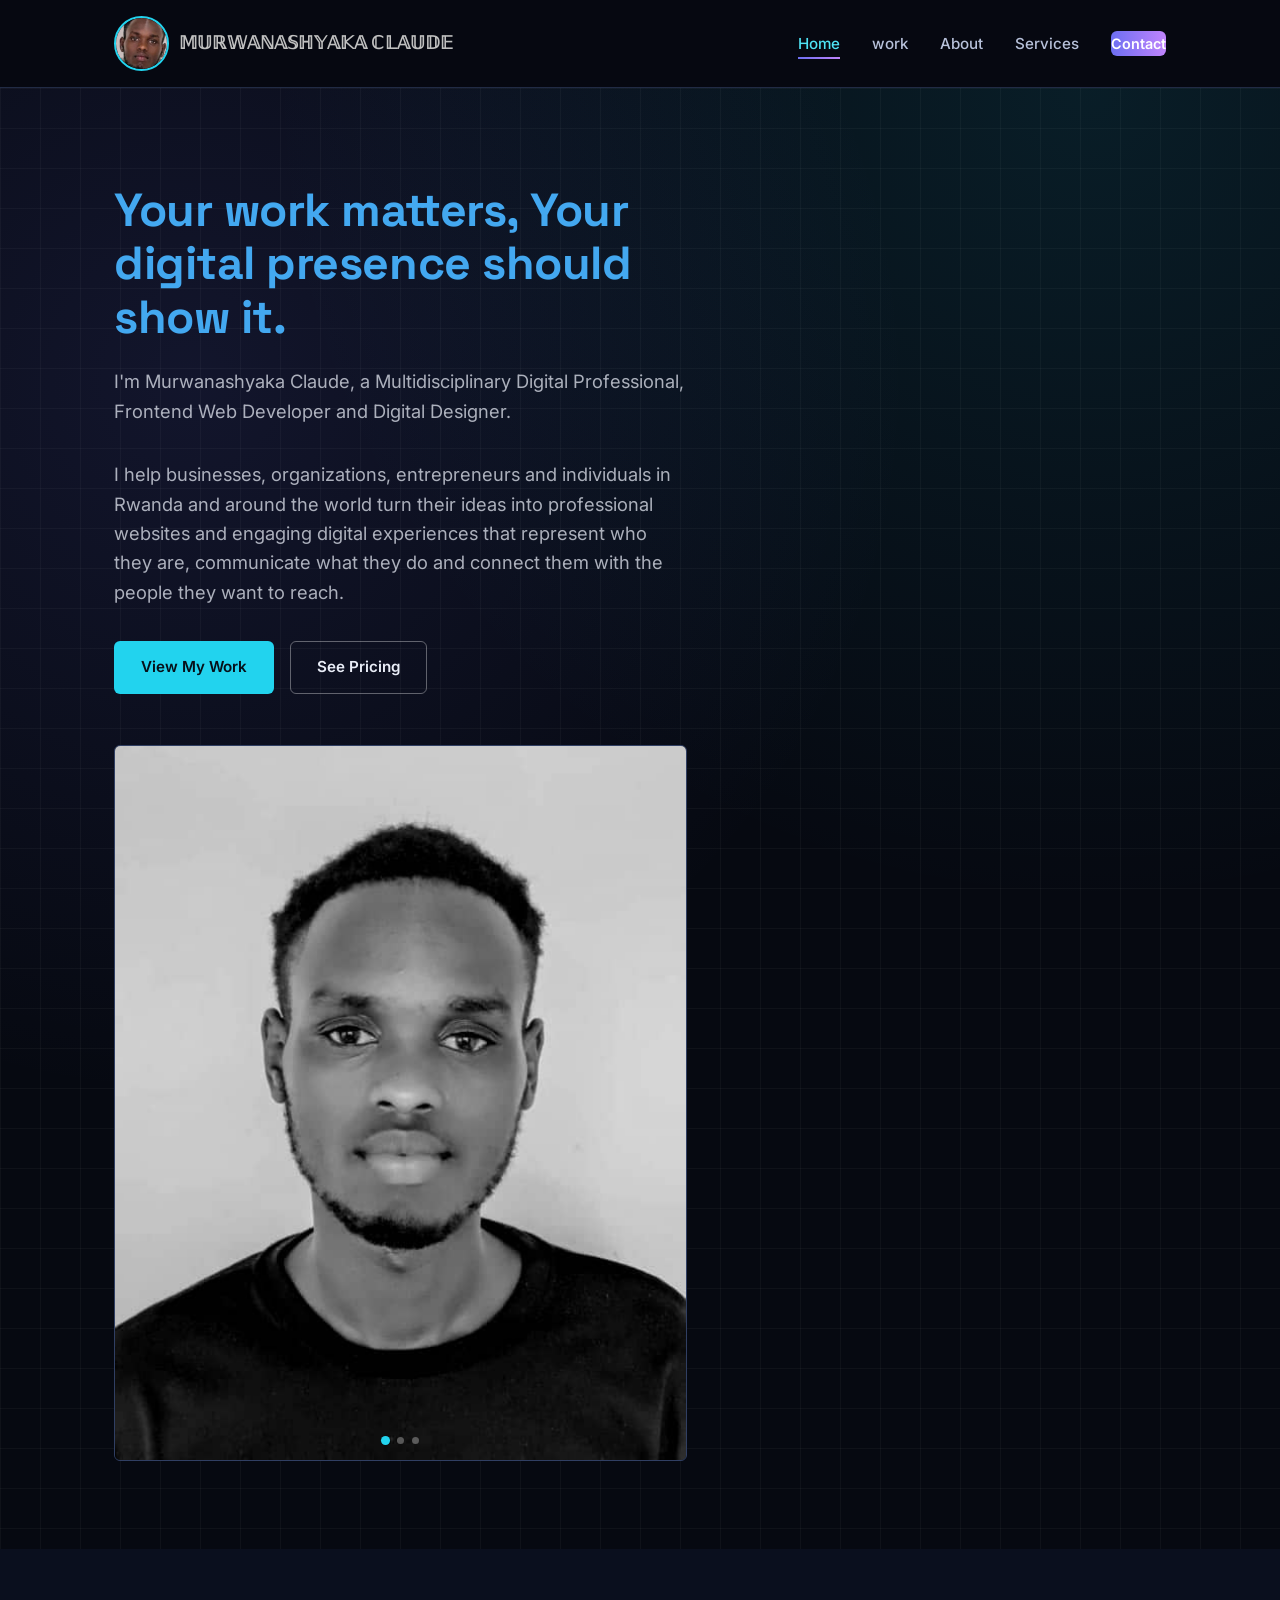
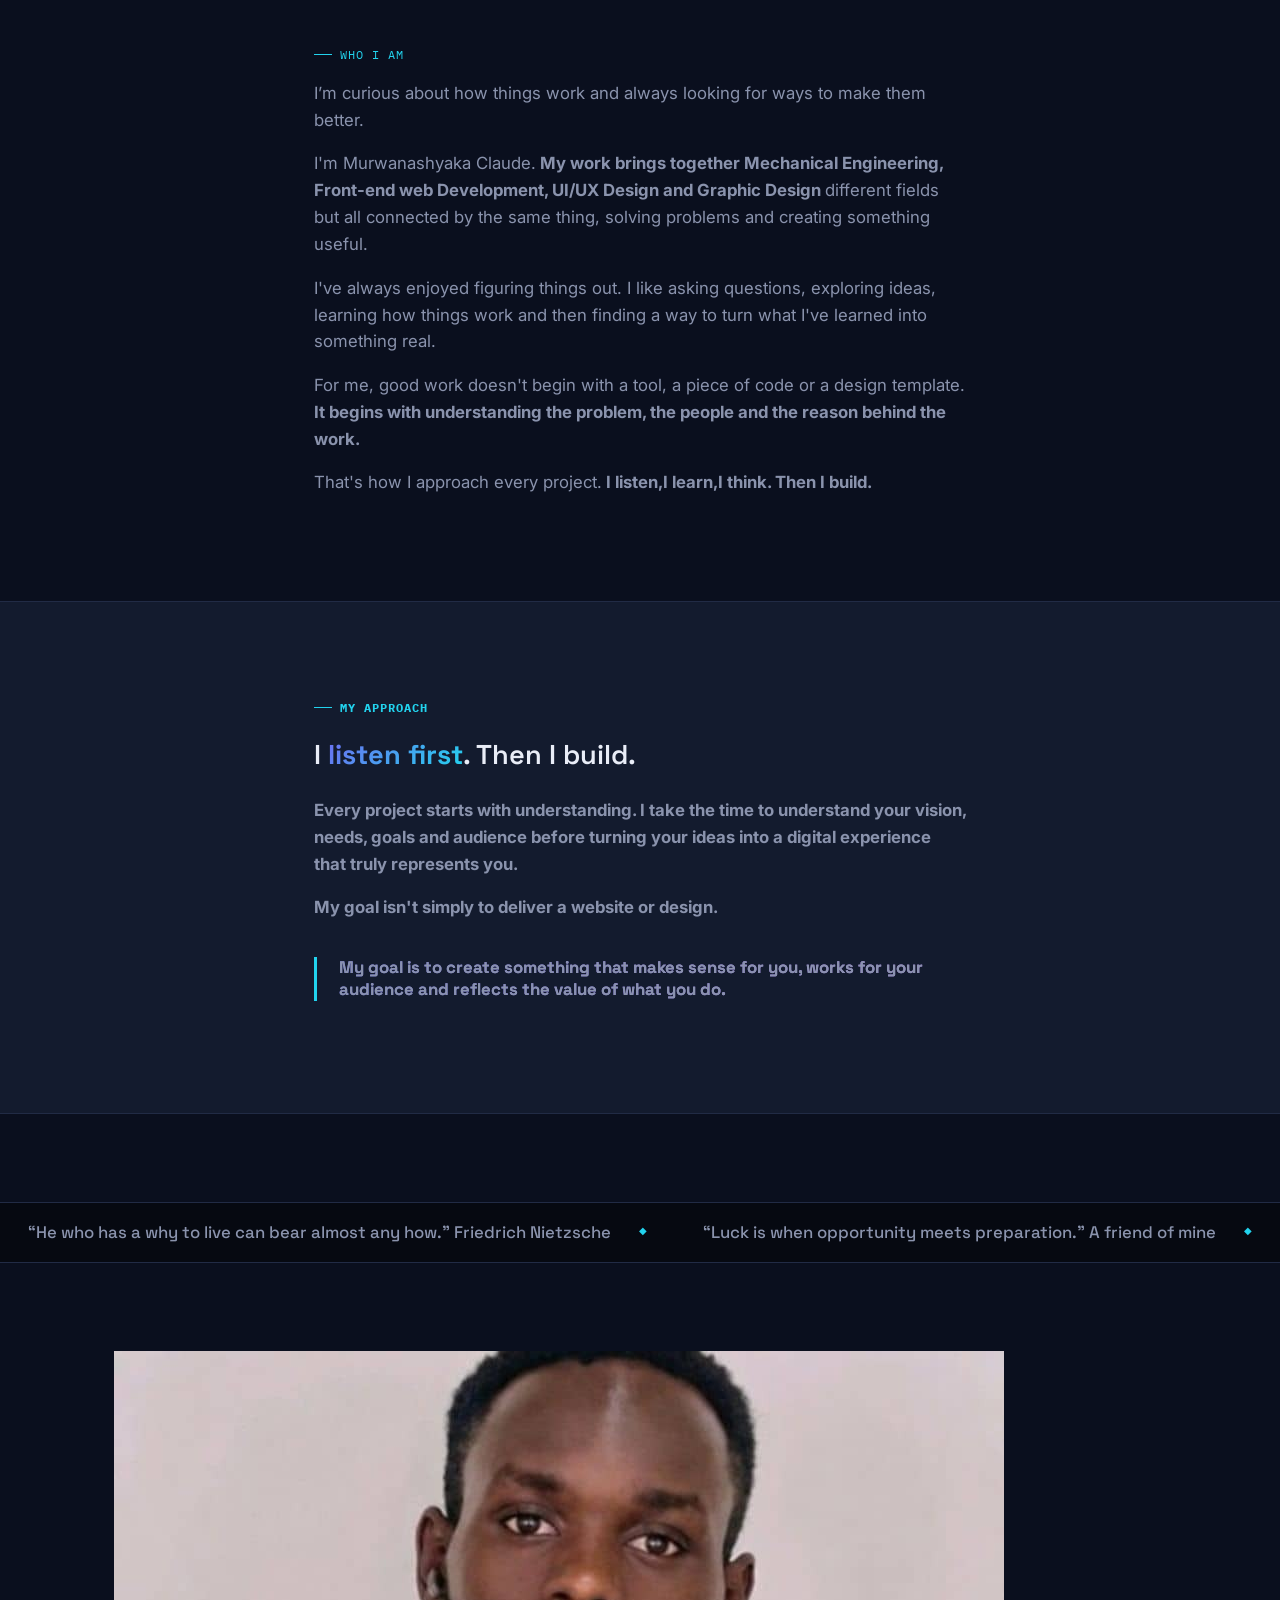
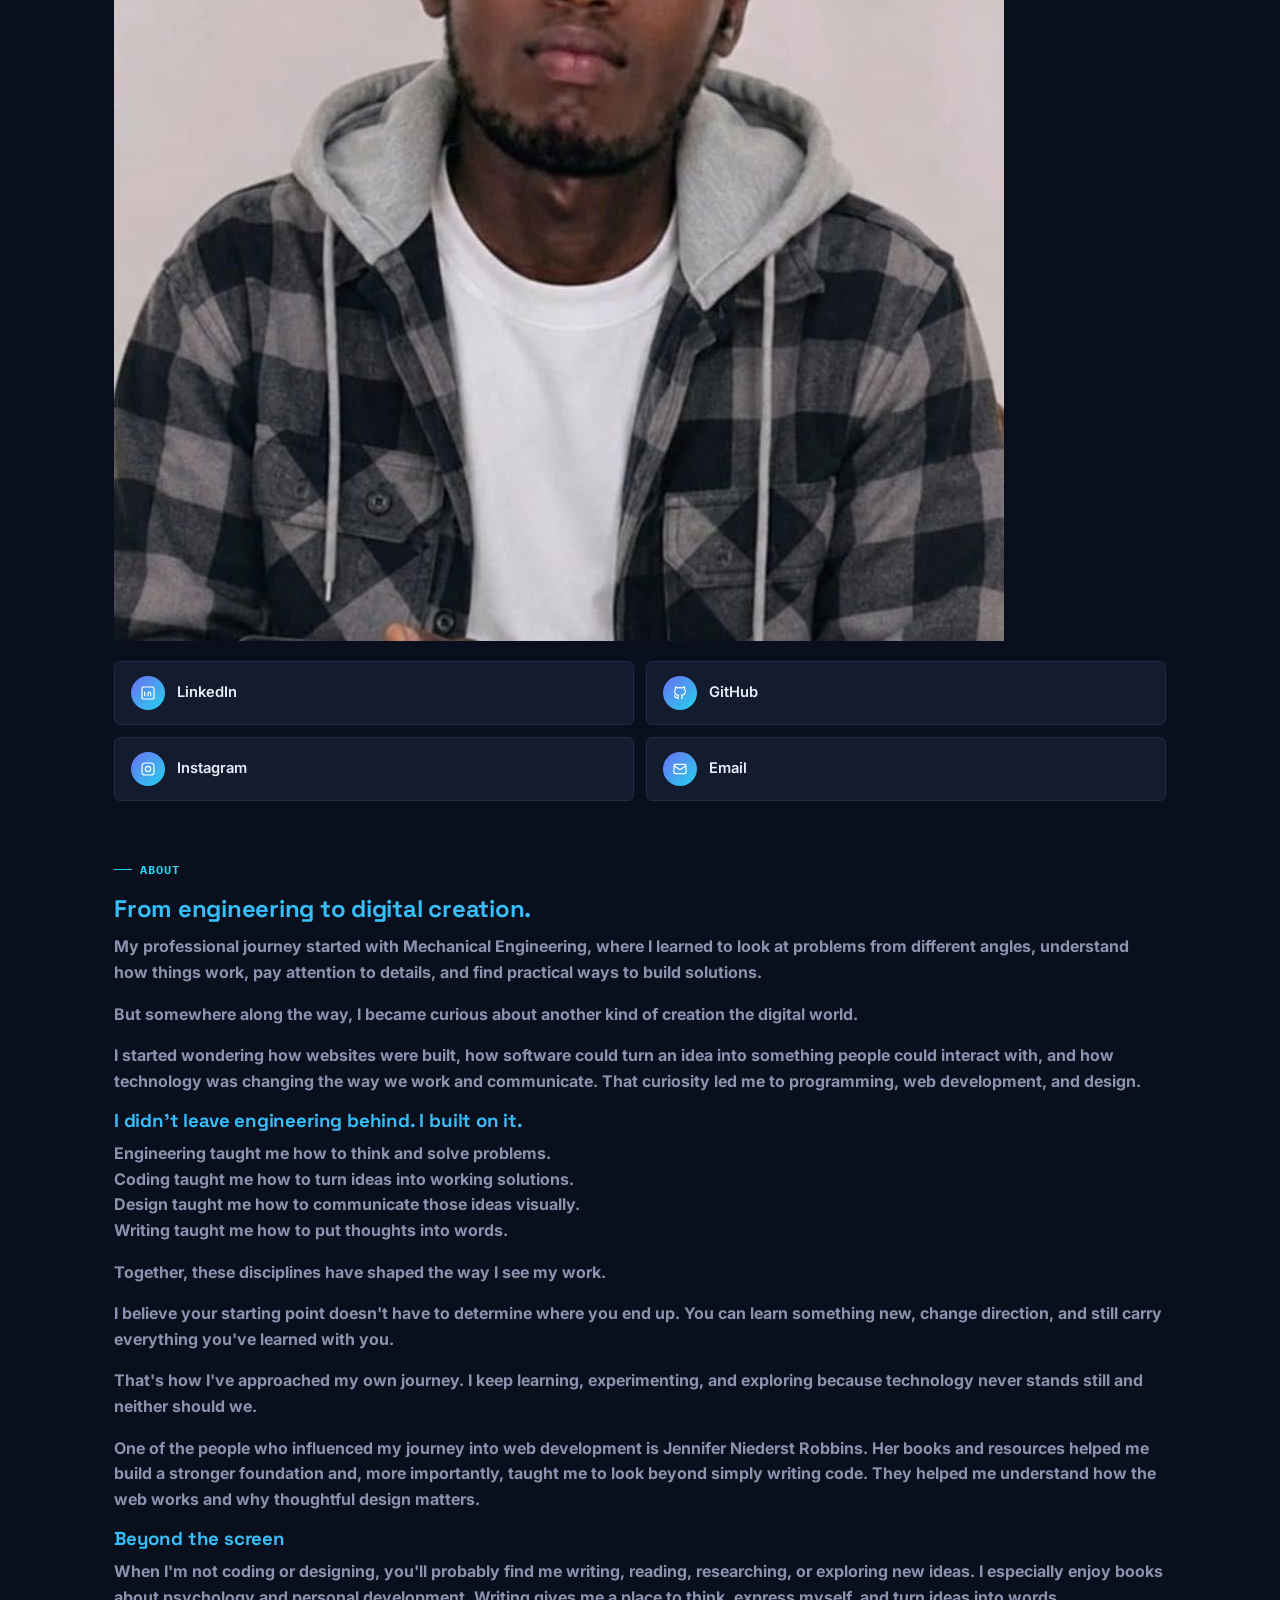
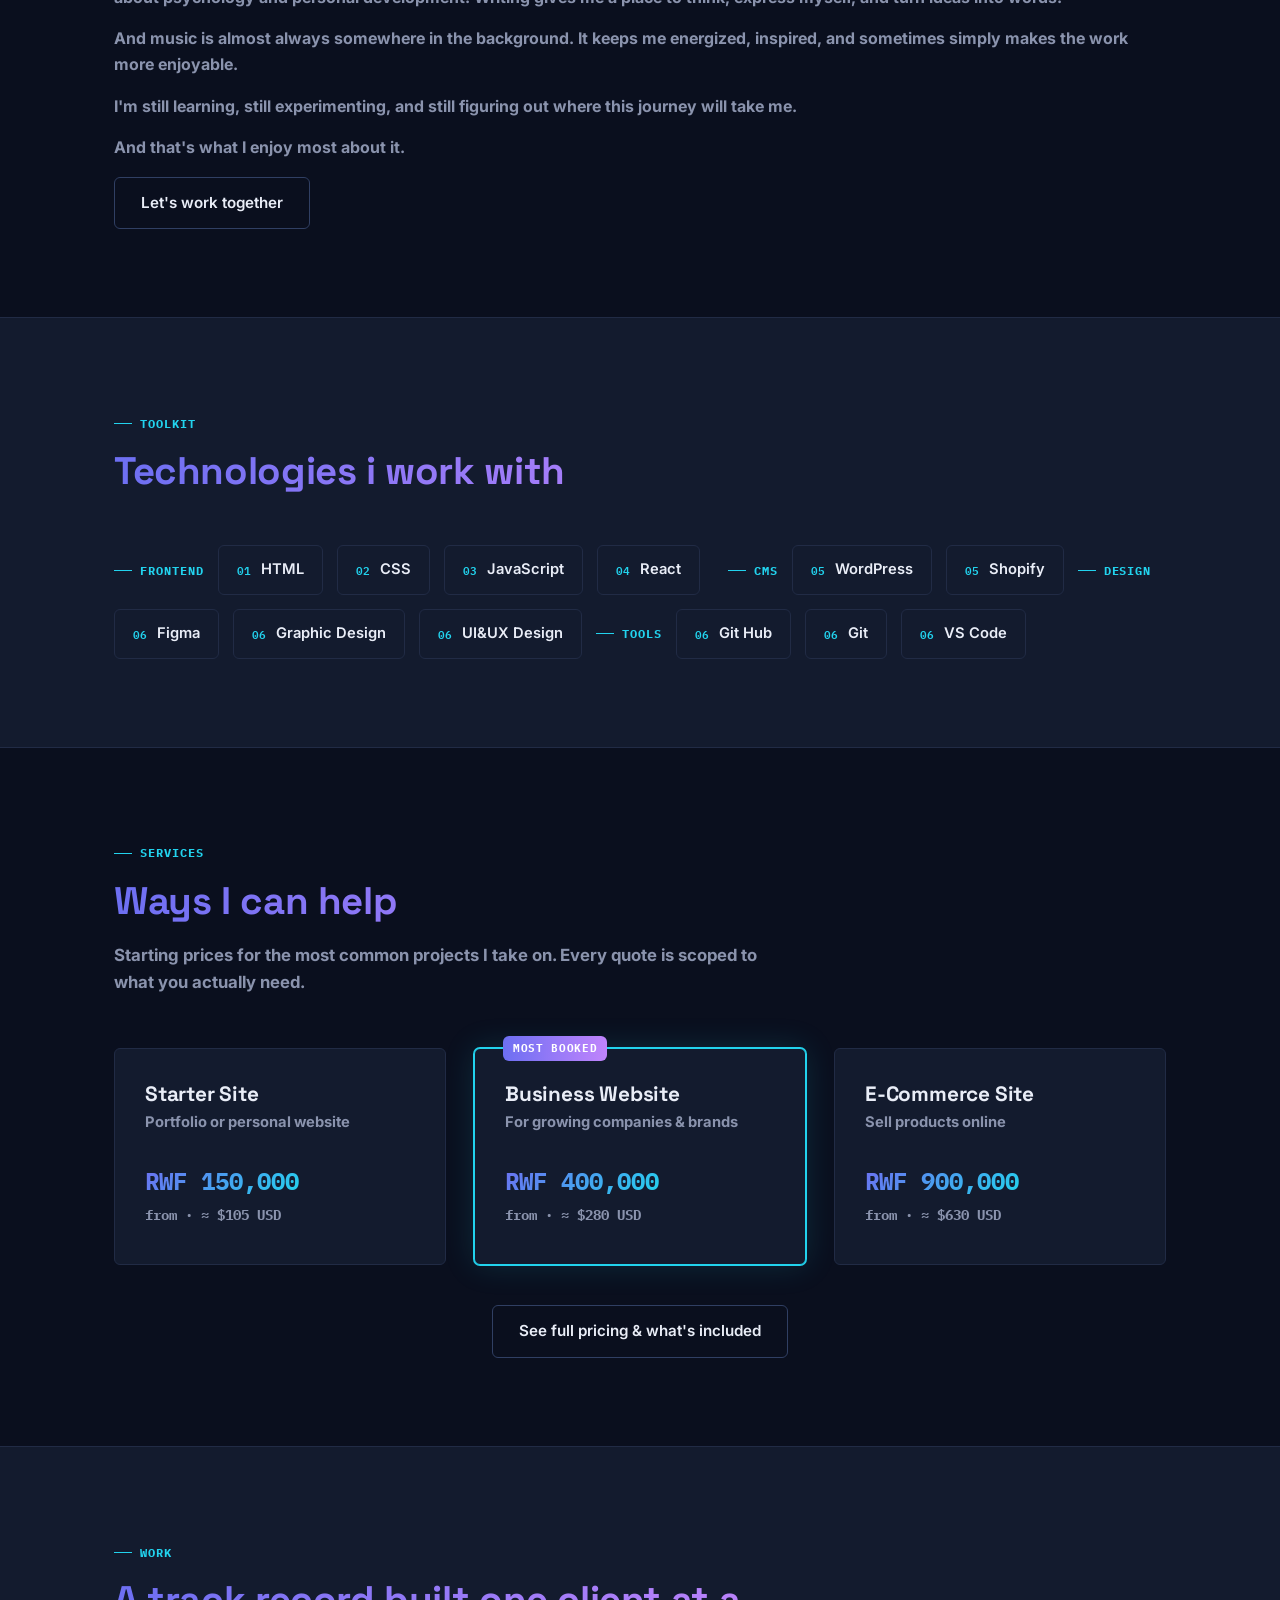
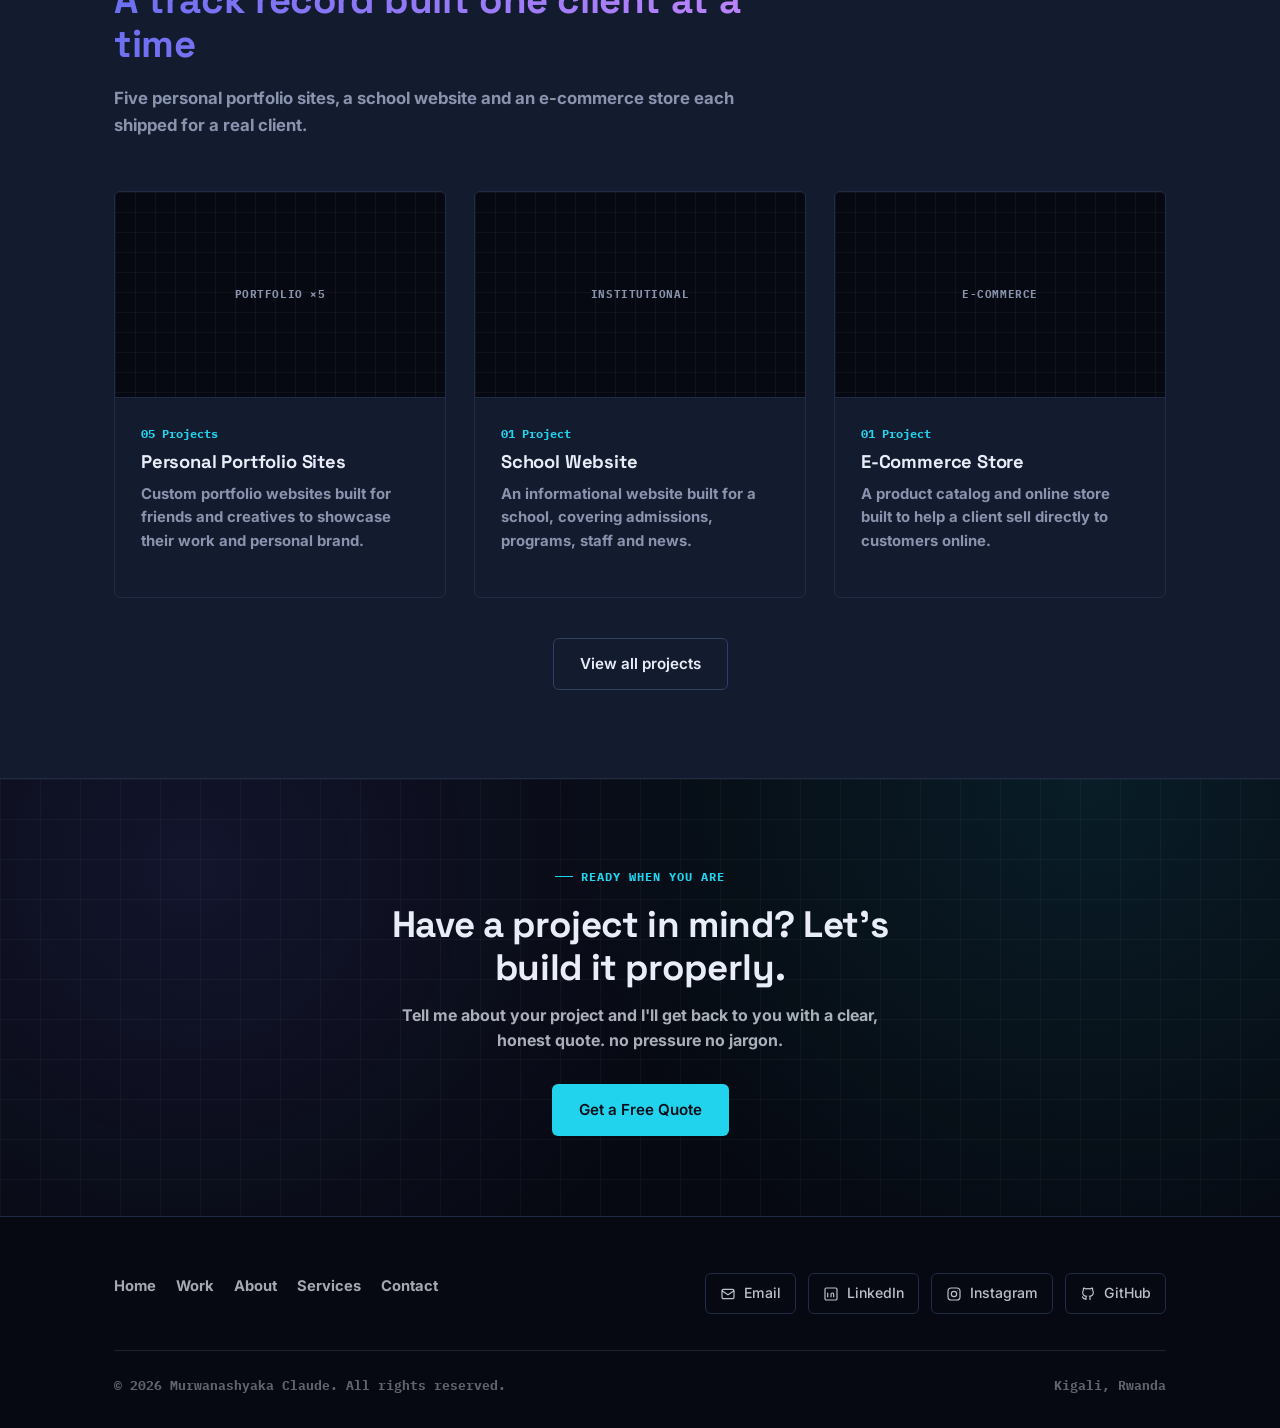
<file: index.html>
<!DOCTYPE html>
<html lang="en">
<head>
<meta charset="UTF-8">
  <meta name="viewport" content="width=device-width, initial-scale=1">
<title>Murwanashyaka Claude  Frontend Developer &amp; Digital Designer, Kigali</title>
<meta name="description" content="Murwanashyaka Claude  Mechanical Engineer turned Frontend Developer, Graphic Designer and Writer in Kigali, Rwanda. I build modern, responsive websites for businesses, entrepreneurs and individuals.">
<meta name="keywords" content="Murwanashyaka Claude, Shyaka Claude, frontend developer Rwanda, web developer Kigali,UI/UX Design Rwanda, graphic designer Kigali, mechanical engineer Rwanda, freelance web developer Rwanda, website design Kigali">
<meta name="author" content="Murwanashyaka Claude">
<meta name="google-site-verification" content="mobcPl85EOFIv4ufZdGDvR6swErHngpvnDBFh15YKbc">
<link rel="canonical" href="https://m-claude.vercel.app/">
<meta name="robots" content="index, follow">

<!-- Open Graph -->
<meta property="og:type" content="website">
<meta property="og:site_name" content="Murwanashyaka Claude">
<meta property="og:title" content="Murwanashyaka Claude — Frontend Developer & Digital Designer, Kigali">
<meta property="og:description" content="Murwanashyaka Claude — Mechanical Engineer turned Frontend Developer, Graphic Designer and Writer in Kigali, Rwanda. I build modern, responsive websites for businesses, entrepreneurs and individuals.">
<meta property="og:url" content="https://m-claude.vercel.app/">
<meta property="og:image" content="https://m-claude.vercel.app/assets/headshot-about.jpg">
<meta property="og:locale" content="en_US">

<!-- Twitter Card -->
<meta name="twitter:card" content="summary_large_image">
<meta name="twitter:title" content="Murwanashyaka Claude — Frontend Developer & Digital Designer, Kigali">
<meta name="twitter:description" content="Murwanashyaka Claude Mechanical Engineer turned Frontend Developer, Graphic Designer and Writer in Kigali, Rwanda. I build modern, responsive websites for businesses, entrepreneurs and individuals.">
<meta name="twitter:image" content="https://m-claude.vercel.app/assets/headshot-about.jpg">
<link rel="preconnect" href="https://fonts.googleapis.com">
<link href="https://fonts.googleapis.com/css2?family=Space+Grotesk:wght@500;600;700&family=Inter:wght@400;500;600;700&family=IBM+Plex+Mono:wght@400;500&display=swap" rel="stylesheet">
<link rel="stylesheet" href="css/styles.css">
<script defer src="https://cdn.vercel-insights.com/v1/script.js"></script>
<script type="application/ld+json">
{
  "@context": "https://schema.org",
  "@type": "Person",
  "name": "Murwanashyaka Claude",
  "alternateName": "Shyaka Claude",
  "jobTitle": ["Frontend Web Developer", "UI&UX Designer", "Graphic Designer", "Mechanical Engineer"],
  "description": "Mechanical Engineer, Frontend Web Developer,UI&UX Designer and Graphic Designer based in Kigali, Rwanda, helping businesses and individuals build modern digital experiences.",
 "url": "https://m-claude.vercel.app/",
 "image": "https://m-claude.vercel.app/assets/headshot-about.jpg",
  "address": {
    "@type": "PostalAddress",
    "addressLocality": "Kigali",
    "addressCountry": "Rwanda"
  },
  "sameAs": [
    "https://www.linkedin.com/in/murwanashyaka-claude-22340b354",
    "https://github.com/shyaka-claude",
    "https://instagram.com/mc224014599"
  ],
  "knowsAbout": ["HTML", "CSS", "JavaScript", "React", "WordPress", "Figma", "Framer", "UI&UX Designer", "Graphic Design", "Mechanical Engineer"]
}
</script>
</head>
<body>

<header class="site-header">
  <nav class="nav">
  <a href="index.html" class="brand" style="color: silver !important;">
    <img 
        src="assets/headshot-nav.jpg" 
        alt="Murwanashyaka Claude" 
        class="brand-avatar"
        style="width: 55px; height: 55px; object-fit: cover;"
    >
    𝕄𝕌ℝ𝕎𝔸ℕ𝔸𝕊ℍ𝕐𝔸𝕂𝔸 ℂ𝕃𝔸𝕌𝔻𝔼
</a>
    <button class="nav-toggle" aria-label="Toggle menu" aria-expanded="false"><span></span></button>
        <ul class="nav-links">
      <li><a href="index.html" aria-current="page">Home</a></li>
      <li><a href="experience.html">work</a></li>
      <li><a href="credentials.html">About</a></li>
      <li><a href="services.html">Services</a></li>
      <li><a href="contact.html" class="nav-cta">Contact</a></li>
    </ul>
  </nav>
</header>

<main>

  <!-- HERO -->
  <section class="blueprint hero">
    <div class="container hero-grid">
      <div>
      <h1 style="font-size:clamp(2rem,4vw,2.9rem); max-width:22ch;">
  <span style="color:#43A8F0;">
    Your work matters, Your digital presence should show it.
  </span>
</h1>
<p class="hero-sub">I'm Murwanashyaka Claude, a Multidisciplinary Digital Professional, Frontend Web Developer and Digital Designer.</p>
 <p class="hero-sub">I help businesses, organizations, entrepreneurs and individuals in Rwanda and around the world turn their ideas into professional websites and engaging digital experiences that represent who they are, communicate what they do and connect them with the people they want to reach.</p>
          
    <div class="hero-actions">
          <a href="experience.html" class="btn btn-primary">View My Work</a>
          <a href="services.html" class="btn btn-outline">See Pricing</a>
        </div>

<br>

   <br>     

      <div class="hero-carousel" aria-label="Featured photos">
        <div class="slide active"><img src="assets/carousel-1.jpg" alt="Murwanashyaka Claude"></div>
        <div class="slide"><img src="assets/carousel-2.jpg" alt="Murwanashyaka Claude"></div>
        <div class="slide"><img src="assets/carousel-3.jpg" alt="Murwanashyaka Claude"></div>
        <div class="dots">
          <span class="active"></span><span></span><span></span>
        </div>
      </div>
    </div>
  </section>

  <!-- INTRO STATEMENT -->
  <section>
    <div class="container intro-statement" data-animate>
      <span class="tick-label" style="margin-bottom:16px; display:inline-flex;">Who I Am</span>
    

<p>I’m curious about how things work and always looking for ways to make them better.</p>

<p>I'm Murwanashyaka Claude.<strong> My work brings together Mechanical Engineering, Front-end web Development, UI/UX Design and Graphic Design </strong> different fields but all connected by the same thing, solving problems and creating something useful.</p>

<p>I've always enjoyed figuring things out. I like asking questions, exploring ideas, learning how things work and then finding a way to turn what I've learned into something real.</p>

<p>For me, good work doesn't begin with a tool, a piece of code or a design template.<strong> It begins with understanding the problem, the people and the reason behind the work.</strong>

<p>That's how I approach every project.<strong> I listen,I learn,I think. Then I build.<strong></p>
      
    </div>
  </section>

  <!-- MY APPROACH -->
  <section class="section-alt">
    <div class="container intro-statement" data-animate>
      <span class="tick-label" style="margin-bottom:16px; display:inline-flex;">My Approach</span>
      <p class="intro-lead">I <strong>listen first</strong>. Then I build.</p>
      <p>Every project starts with understanding. I take the time to understand your vision, needs, goals and audience before turning your ideas into a digital experience that truly represents you.</p>
      <p>My goal isn't simply to deliver a website or design.</p>

      <p class="pull-quote">My goal is to create something that makes sense for you, works for your audience and reflects the value of what you do.</p>
    </div>
  </section>

  <!-- ABOUT -->
  <section style="padding-bottom:0;">
    <div class="marquee" aria-hidden="false" role="note" aria-label="Guiding quote">
    <div class="marquee-track" style="color: teal">  
     <span style="color: #8A93AD;">“He who has a why to live can bear almost any how.” Friedrich Nietzsche</span>
<span style="color: #8A93AD;">“Luck is when opportunity meets preparation.” A friend of mine</span>

<span style="color: #8A93AD;">“He who has a why to live can bear almost any how.” Friedrich Nietzsche</span>
<span style="color: #8A93AD;">“Luck is when opportunity meets preparation.” A friend of mine</span>

<span style="color: #8A93AD;">“He who has a why to live can bear almost any how.” Friedrich Nietzsche</span>
<span style="color: #8A93AD;">“Luck is when opportunity meets preparation.” A friend of mine</span>

<span style="color: #8A93AD;">“He who has a why to live can bear almost any how.” Friedrich Nietzsche</span>
<span style="color: #8A93AD;">“Luck is when opportunity meets preparation.” A friend of mine</span>
    </div>
  </div>
</section>  

  <section>
    <div class="container about-grid">
      <div data-animate>
        <div class="monogram-frame">
          <span class="c1"></span><span class="c2"></span>
          <img src="assets/headshot-about.jpg" alt="Murwanashyaka Claude" class="about-photo">
        </div>
        <div class="quick-links">
          <a href="https://www.linkedin.com/in/murwanashyaka-claude-22340b354" target="_blank" rel="noopener" class="quick-link-card">
            <span class="icon"><svg viewBox="0 0 24 24" fill="none" stroke="currentColor" stroke-width="1.8"><rect x="3" y="3" width="18" height="18" rx="2"/><path d="M7 10v7M7 7v.01M12 17v-4.5a2 2 0 0 1 4 0V17M12 12.5V17"/></svg></span>
            <span class="value">LinkedIn</span>
          </a>
          <a href="https://github.com/shyaka-claude" target="_blank" rel="noopener" class="quick-link-card">
            <span class="icon"><svg viewBox="0 0 24 24" fill="none" stroke="currentColor" stroke-width="1.8"><path d="M9 19c-4.3 1.4-4.3-2.5-6-3m12 5v-3.5c0-1 .1-1.4-.5-2 2.8-.3 5.5-1.4 5.5-6a4.6 4.6 0 0 0-1.3-3.2 4.2 4.2 0 0 0-.1-3.2s-1.1-.3-3.5 1.3a12.3 12.3 0 0 0-6.2 0C6.5 2.8 5.4 3.1 5.4 3.1a4.2 4.2 0 0 0-.1 3.2A4.6 4.6 0 0 0 4 9.5c0 4.6 2.7 5.7 5.5 6-.6.6-.6 1.2-.5 2V21"/></svg></span>
            <span class="value">GitHub</span>
          </a>
          <a href="https://instagram.com/mc224014599" target="_blank" rel="noopener" class="quick-link-card">
            <span class="icon"><svg viewBox="0 0 24 24" fill="none" stroke="currentColor" stroke-width="1.8"><rect x="3" y="3" width="18" height="18" rx="5"/><circle cx="12" cy="12" r="4"/></svg></span>
            <span class="value">Instagram</span>
          </a>
          <a href="#" data-mail-link class="quick-link-card">
            <span class="icon"><svg viewBox="0 0 24 24" fill="none" stroke="currentColor" stroke-width="1.8"><rect x="3" y="5" width="18" height="14" rx="2"/><path d="M3 7l9 6 9-6"/></svg></span>
            <span class="value">Email</span>
          </a>
        </div>
      </div>
      <div data-animate> <br>
        <br>
        <span class="tick-label"> About</span>
      <h2 style="margin-top:16px;">
  <span class="accent-text"style="color: #38BDF8 !important;">From engineering to digital creation.</span>
</h2>
       
<div style="color: #8A93AD !important;">
       <p>My professional journey started with <strong class="accent-text">Mechanical Engineering</strong>, where I learned to look at problems from different angles, understand how things work, pay attention to details, and find practical ways to build solutions.</p>

<p>But somewhere along the way, I became curious about another kind of creation  <strong class="accent-text">the digital world.</strong></p>

<p>I started wondering how websites were built, how software could turn an idea into something people could interact with, and how technology was changing the way we work and communicate. That curiosity led me to programming, web development, and design.</p>

<h3 class="accent-text"style="color: #38BDF8 !important;">I didn't leave engineering behind. <span class="accent-text">I built on it.</span></h3>

<p>Engineering taught me how to <strong>think and solve problems.</strong><br>
Coding taught me how to <strong>turn ideas into working solutions.</strong><br>
Design taught me how to <strong>communicate those ideas visually.</strong><br>
Writing taught me how to <strong>put thoughts into words.</strong></p>

<p>Together, these disciplines have shaped the way I see my work.</p>

<p>I believe your starting point doesn't have to determine where you end up. <strong class="accent-text">You can learn something new, change direction, and still carry everything you've learned with you.</strong></p>

<p>That's how I've approached my own journey. I keep learning, experimenting, and exploring because <strong>technology never stands still and neither should we.</strong></p>

<p>One of the people who influenced my journey into web development is <strong class="accent-text">Jennifer Niederst Robbins</strong>. Her books and resources helped me build a stronger foundation and, more importantly, taught me to look beyond simply writing code. They helped me understand how the web works and why thoughtful design matters.</p>

<h3 class="accent-text"style="color: #38BDF8 !important;"> Beyond the screen</h3>

<p>When I'm not coding or designing, you'll probably find me <strong>writing, reading, researching, or exploring new ideas.</strong> I especially enjoy books about psychology and personal development. Writing gives me a place to think, express myself, and turn ideas into words.</p>

<p>And music is almost always somewhere in the background. It keeps me energized, inspired, and sometimes simply makes the work more enjoyable.</p>

<p>I'm still learning, still experimenting, and still figuring out where this journey will take me.</p>

<p><strong class="accent-text">And that's what I enjoy most about it.</strong></p>
</div>
        
        <a href="contact.html" class="btn btn-outline-dark">Let's work together</a>
      </div>
    </div>
  </section>

  <!-- SKILLS -->
  <section class="section-alt">
    <div class="container">
      <div class="section-head">
        <span class="tick-label">
           Toolkit</span>
        <h2 style="margin-top:16px;">Technologies i work with </h2>
      </div>
      <div class="skills-strip" data-animate-group>
          <span class="tick-label">Frontend</span>
        <span class="skill-tag"><span class="idx">01</span> HTML</span>
        <span class="skill-tag"><span class="idx">02</span> CSS</span>
        <span class="skill-tag"><span class="idx">03</span> JavaScript</span> 
        <span class="skill-tag"><span class="idx">04</span> React</span><br>
        
         <span class="tick-label">CMS</span>
        <span class="skill-tag"><span class="idx">05</span> WordPress</span>
         <span class="skill-tag"><span class="idx">05</span> Shopify</span> 
        
         <span class="tick-label">Design</span>
        <span class="skill-tag"><span class="idx">06</span> Figma</span>
        <span class="skill-tag"><span class="idx">06</span> Graphic Design</span>
         <span class="skill-tag"><span class="idx">06</span> UI&UX Design</span>
      
        <span class="tick-label">Tools</span>
           <span class="skill-tag"><span class="idx">06</span> Git Hub</span>
        <span class="skill-tag"><span class="idx">06</span> Git</span>
         <span class="skill-tag"><span class="idx">06</span> VS Code</span>
      </div>
    </div>
  </section>

  <!-- SERVICES SNAPSHOT -->
  <section>
    <div class="container">
      <div class="section-head">
        <span class="tick-label">Services</span>
        <h2 style="margin-top:16px;">Ways I can help</h2>
        <p>Starting prices for the most common projects I take on. Every quote is scoped to what you actually need.</p>
      </div>
      <div class="card-grid" data-animate-group>
        <div class="svc-card">
          <h3>Starter Site</h3>
          <p class="svc-tagline">Portfolio or personal website</p>
          <div class="svc-price"><span class="rwf">RWF 150,000</span><span class="usd">from · ≈ $105 USD</span></div>
        </div>
        <div class="svc-card featured">
          <span class="badge">Most booked</span>
          <h3>Business Website</h3>
          <p class="svc-tagline">For growing companies &amp; brands</p>
          <div class="svc-price"><span class="rwf">RWF 400,000</span><span class="usd">from · ≈ $280 USD</span></div>
        </div>
        <div class="svc-card">
          <h3>E-Commerce Site</h3>
          <p class="svc-tagline">Sell products online</p>
          <div class="svc-price"><span class="rwf">RWF 900,000</span><span class="usd">from · ≈ $630 USD</span></div>
        </div>
      </div>
      <div class="text-center" style="margin-top:40px;">
        <a href="services.html" class="btn btn-outline-dark">See full pricing &amp; what's included</a>
      </div>
    </div>
  </section>

  <!-- FEATURED WORK TEASER -->
  <section class="section-alt">
    <div class="container">
      <div class="section-head">
        <span class="tick-label"> Work</span>
        <h2 style="margin-top:16px;">A track record built one client at a time</h2>
        <p>Five personal portfolio sites, a school website and an e-commerce store each shipped for a real client.</p>
      </div>
      <div class="card-grid" style="grid-template-columns:repeat(3,1fr);" data-animate-group>
        <div class="proj-card">
          <div class="proj-thumb"><span class="tag">Portfolio ×5</span></div>
          <div class="proj-body">
            <span class="proj-count">05 Projects</span>
            <h3>Personal Portfolio Sites</h3>
            <p>Custom portfolio websites built for friends and creatives to showcase their work and personal brand.</p>
          </div>
        </div>
        <div class="proj-card">
          <div class="proj-thumb"><span class="tag">Institutional</span></div>
          <div class="proj-body">
            <span class="proj-count">01 Project</span>
            <h3>School Website</h3>
            <p>An informational website built for a school, covering admissions, programs, staff and news.</p>
          </div>
        </div>
        <div class="proj-card">
          <div class="proj-thumb"><span class="tag">E-Commerce</span></div>
          <div class="proj-body">
            <span class="proj-count">01 Project</span>
            <h3>E-Commerce Store</h3>
            <p>A product catalog and online store built to help a client sell directly to customers online.</p>
          </div>
        </div>
      </div>
      <div class="text-center" style="margin-top:40px;">
        <a href="experience.html" class="btn btn-outline-dark">View all projects</a>
      </div>
    </div>
  </section>

  <!-- CTA BAND -->
  <section class="blueprint cta-band">
    <div class="container">
      <span class="tick-label">Ready when you are</span>
      <h2 style="margin-top:18px;">Have a project in mind? Let's build it properly.</h2>
      <p>Tell me about your project and I'll get back to you with a clear, honest quote. no pressure no jargon.</p>
      <div class="hero-actions">
        <a href="contact.html" class="btn btn-primary">Get a Free Quote</a>
      </div>
    </div>
  </section>

</main>

<footer class="site-footer">
  <div class="container">
    <div class="footer-grid">
  
      <ul class="footer-links">
        <li><a href="index.html">Home</a></li>
        <li><a href="experience.html">Work</a></li>
        <li><a href="credentials.html">About</a></li>
        <li><a href="services.html">Services</a></li>
        <li><a href="contact.html">Contact</a></li>
      </ul>
      <ul class="footer-social">
        <li><a href="#" data-mail-link><svg viewBox="0 0 24 24" fill="none" stroke="currentColor" stroke-width="1.8"><rect x="3" y="5" width="18" height="14" rx="2"/><path d="M3 7l9 6 9-6"/></svg>Email</a></li>
        <li><a href="https://www.linkedin.com/in/murwanashyaka-claude-22340b354" target="_blank" rel="noopener"><svg viewBox="0 0 24 24" fill="none" stroke="currentColor" stroke-width="1.8"><rect x="3" y="3" width="18" height="18" rx="2"/><path d="M7 10v7M7 7v.01M12 17v-4.5a2 2 0 0 1 4 0V17M12 12.5V17"/></svg>LinkedIn</a></li>
        <li><a href="https://instagram.com/mc224014599" target="_blank" rel="noopener"><svg viewBox="0 0 24 24" fill="none" stroke="currentColor" stroke-width="1.8"><rect x="3" y="3" width="18" height="18" rx="5"/><circle cx="12" cy="12" r="4"/><circle cx="17.2" cy="6.8" r=".6" fill="currentColor" stroke="none"/></svg>Instagram</a></li>
        <li><a href="https://github.com/shyaka-claude" target="_blank" rel="noopener"><svg viewBox="0 0 24 24" fill="none" stroke="currentColor" stroke-width="1.8"><path d="M9 19c-4.3 1.4-4.3-2.5-6-3m12 5v-3.5c0-1 .1-1.4-.5-2 2.8-.3 5.5-1.4 5.5-6a4.6 4.6 0 0 0-1.3-3.2 4.2 4.2 0 0 0-.1-3.2s-1.1-.3-3.5 1.3a12.3 12.3 0 0 0-6.2 0C6.5 2.8 5.4 3.1 5.4 3.1a4.2 4.2 0 0 0-.1 3.2A4.6 4.6 0 0 0 4 9.5c0 4.6 2.7 5.7 5.5 6-.6.6-.6 1.2-.5 2V21"/></svg>GitHub</a></li>
      </ul>
    </div>
    <div class="footer-bottom">
      <span>© 2026 Murwanashyaka Claude. All rights reserved.</span>
      <span>Kigali, Rwanda</span>
    </div>
  </div>
</footer>

<script src="js/script.js"></script>
</body>
</html>
</file>
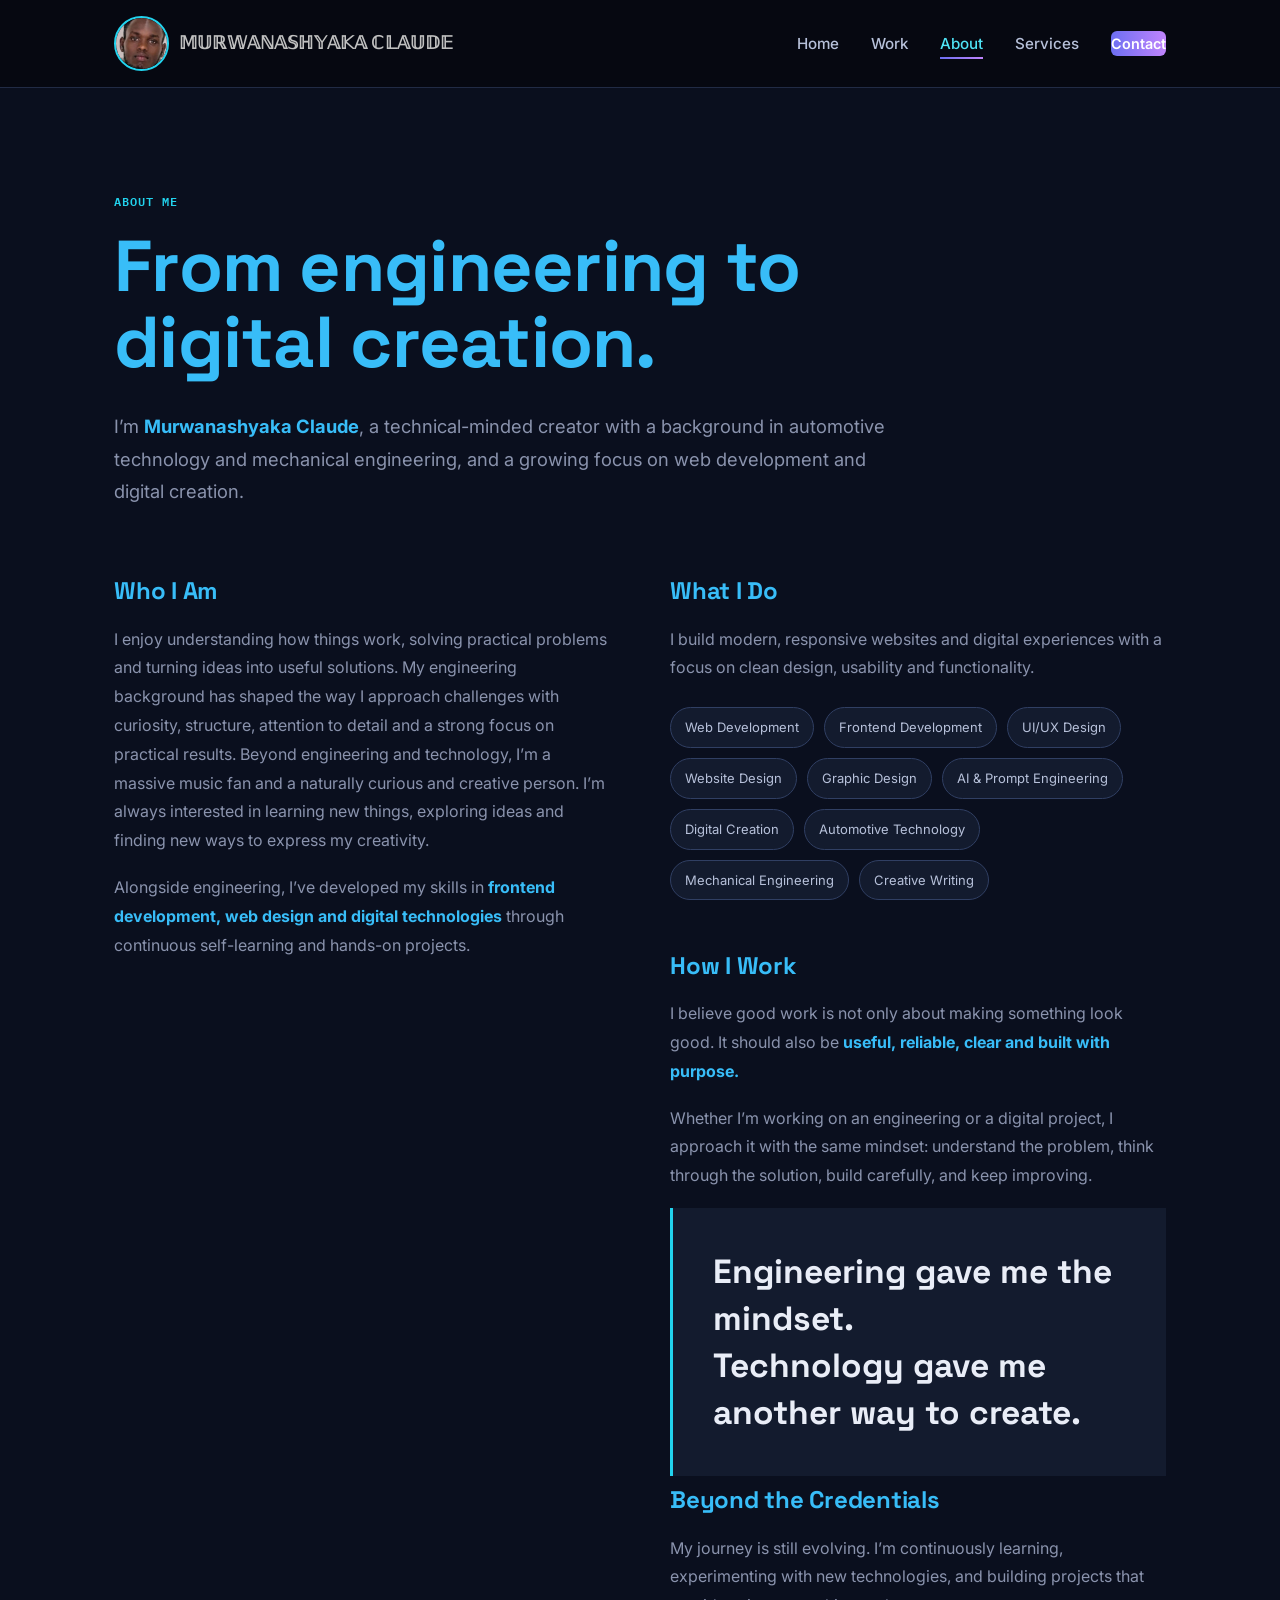
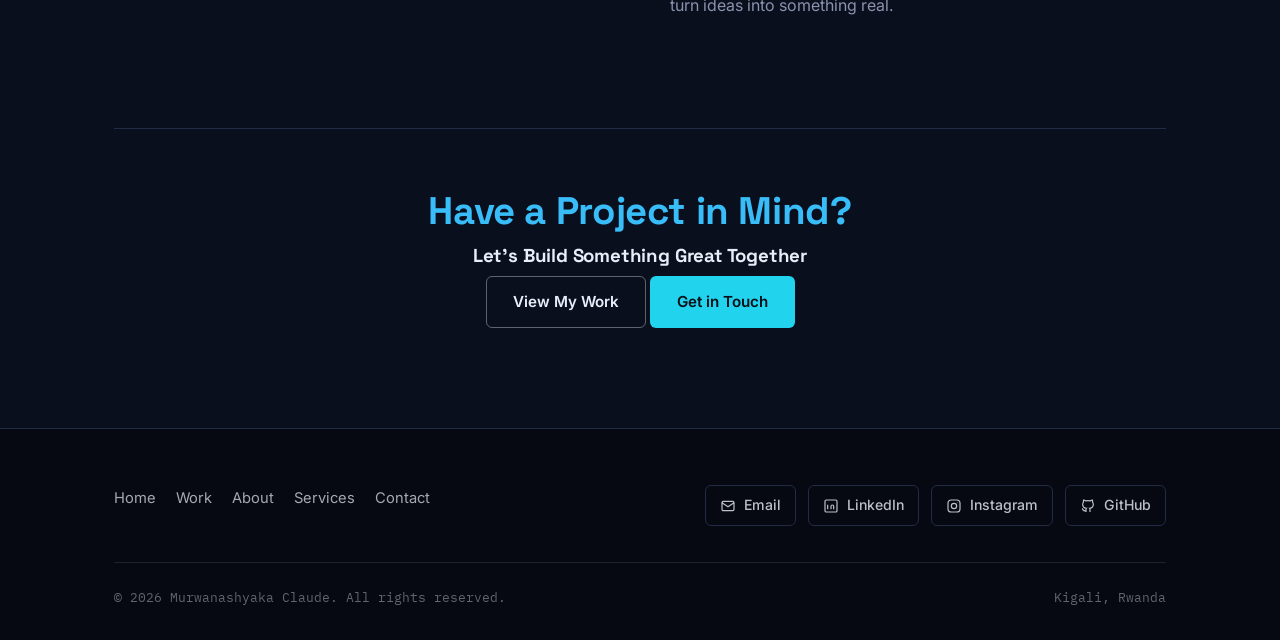
<file: credentials.html>
<!DOCTYPE html>
<html lang="en">
<head>
<meta charset="UTF-8">
<meta name="viewport" content="width=device-width, initial-scale=1.0">
<title>Credentials — Murwanashyaka Claude</title>
<meta name="description" content="Education of Murwanashyaka Claude — Mechanical Engineering studies at Rwanda Polytechnic (IPRC Gishari) and an Automobile Technology background.">
<meta name="keywords" content="Murwanashyaka Claude, Shyaka Claude, frontend developer Rwanda, web developer Kigali, UI designer Rwanda, graphic designer Kigali, mechanical engineer Rwanda, freelance web developer Rwanda, website design Kigali">
<meta name="author" content="Murwanashyaka Claude">
<link rel="canonical" href="https://m-claude.vercel.app/credentials.html">
<meta name="robots" content="index, follow">

<!-- Open Graph -->
<meta property="og:type" content="website">
<meta property="og:site_name" content="Murwanashyaka Claude">
<meta property="og:title" content="Credentials — Murwanashyaka Claude">
<meta property="og:description" content="Education of Murwanashyaka Claude — Mechanical Engineering studies at Rwanda Polytechnic (IPRC Gishari) and an Automobile Technology background.">
<meta property="og:url" content="https://m-claude.vercel.app/credentials.html">
<meta property="og:image" content="https://m-claude.vercel.app/assets/headshot-about.jpg">
<meta property="og:locale" content="en_US">

<!-- Twitter Card -->
<meta name="twitter:card" content="summary_large_image">
<meta name="twitter:title" content="Credentials — Murwanashyaka Claude">
<meta name="twitter:description" content="Education of Murwanashyaka Claude — Mechanical Engineering studies at Rwanda Polytechnic (IPRC Gishari) and an Automobile Technology background.">
<meta name="twitter:image" content="https://m-claude.vercel.app/assets/headshot-about.jpg">
<link rel="preconnect" href="https://fonts.googleapis.com">
<link href="https://fonts.googleapis.com/css2?family=Space+Grotesk:wght@500;600;700&family=Inter:wght@400;500;600;700&family=IBM+Plex+Mono:wght@400;500&display=swap" rel="stylesheet">
<link rel="stylesheet" href="css/styles.css">
<script defer src="https://cdn.vercel-insights.com/v1/script.js"></script>
</head>
<body>

<header class="site-header">
  <nav class="nav">
  <a href="index.html" class="brand" style="color: silver !important;">
    <img 
        src="assets/headshot-nav.jpg" 
        alt="Murwanashyaka Claude" 
        class="brand-avatar"
        style="width: 55px; height: 55px; object-fit: cover;"
    >
    𝕄𝕌ℝ𝕎𝔸ℕ𝔸𝕊ℍ𝕐𝔸𝕂𝔸 ℂ𝕃𝔸𝕌𝔻𝔼
</a>
    <button class="nav-toggle" aria-label="Toggle menu" aria-expanded="false"><span></span></button>
    <ul class="nav-links">
      <li><a href="index.html">Home</a></li>
      <li><a href="experience.html">Work</a></li>
      <li><a href="credentials.html" aria-current="page">About</a></li>
      <li><a href="services.html">Services</a></li>
      <li><a href="contact.html" class="nav-cta">Contact</a></li>
    </ul>
  </nav>
</header>
<!-- About Section -->
<section class="about-section" id="about">
    <div class="about-container">

        <div class="about-header">
            <span class="section-label">ABOUT ME</span>
          <h1 style="color:#38BDF8;">From engineering to digital creation.</h1>
            <p class="about-intro">
                I’m <strong style="color: #38BDF8;">Murwanashyaka Claude</strong>, a technical-minded creator
                with a background in automotive technology and mechanical engineering,
                and a growing focus on web development and digital creation.
            </p>
        </div>

        <div class="about-content">

            <div class="about-block">
                <h2 style="color: #38BDF8;">Who I Am</h2>
                <p>
                   I enjoy understanding how things work, solving practical problems and turning ideas into useful solutions.
                  My engineering background has shaped the way I approach challenges with curiosity, structure, attention to detail and a strong focus on practical results.

Beyond engineering and technology, I’m a massive music fan and a naturally curious and creative person.  I’m always interested in learning new things, exploring ideas and finding new ways to express my creativity.
                </p>

                <p>
                    Alongside engineering, I’ve developed my skills in
                    <strong style="color: #38BDF8;">frontend development, web design and digital technologies</strong>
                    through continuous self-learning and hands-on projects.
                </p>
            </div>

            <div class="about-block">
                <h2 style="color: #38BDF8;">What I Do</h2>
                <p>
                    I build modern, responsive websites and digital experiences with
                    a focus on clean design, usability and functionality.
                </p>

              <div class="skills-list">
    <span>Web Development</span>
    <span>Frontend Development</span>
    <span>UI/UX Design</span>
    <span>Website Design</span>
    <span>Graphic Design</span>
    <span>AI & Prompt Engineering</span>
    <span>Digital Creation</span>
    <span>Automotive Technology</span>
    <span>Mechanical Engineering</span>
    <span>Creative Writing</span>
    
</div>
            

            <div class="about-block"><br> 
              <br>
                <h2 style="color: #38BDF8;">How I Work</h2>
                <p>
                    I believe good work is not only about making something look good.
                    It should also be <strong style="color: #38BDF8;">useful, reliable, clear and built with purpose.</strong>
                </p>

                <p>
                    Whether I’m working on an engineering  or a digital project,
                    I approach it with the same mindset: understand the problem,
                    think through the solution, build carefully, and keep improving.
                </p>
            </div>

            <div class="about-highlight">
                <p>
                    <strong>Engineering gave me the mindset.</strong><br>
                    Technology gave me another way to create.
                </p>
            </div>

            <div class="about-block">
                <h2 style="color: #38BDF8;">Beyond the Credentials</h2>
                <p>
                    My journey is still evolving. I’m continuously learning,
                    experimenting with new technologies, and building projects
                    that turn ideas into something real.
                </p>
            </div>

        </div>

               </div> <!-- closes about-content -->

        <div class="about-cta">

            <h2 style="color: #38BDF8;">
                Have a Project in Mind?
            </h2>

            <h3 >
                Let’s Build Something Great Together
            </h3>

            <a href="experience.html" class="btn btn-outline">
                View My Work
            </a>

            <a href="contact.html" class="btn btn-primary">
                Get in Touch
            </a>

        </div> <!-- closes about-cta -->

    </div> <!-- closes about-container -->

</section> <!-- closes about-section -->


<footer class="site-footer">
  <div class="container">
    <div class="footer-grid">
      <ul class="footer-links">
        <li><a href="index.html">Home</a></li>
        <li><a href="experience.html">Work</a></li>
        <li><a href="credentials.html">About</a></li>
        <li><a href="services.html">Services</a></li>
        <li><a href="contact.html">Contact</a></li>
      </ul>
      <ul class="footer-social">
        <li><a href="#" data-mail-link><svg viewBox="0 0 24 24" fill="none" stroke="currentColor" stroke-width="1.8"><rect x="3" y="5" width="18" height="14" rx="2"/><path d="M3 7l9 6 9-6"/></svg>Email</a></li>
        <li><a href="https://www.linkedin.com/in/murwanashyaka-claude-22340b354" target="_blank" rel="noopener"><svg viewBox="0 0 24 24" fill="none" stroke="currentColor" stroke-width="1.8"><rect x="3" y="3" width="18" height="18" rx="2"/><path d="M7 10v7M7 7v.01M12 17v-4.5a2 2 0 0 1 4 0V17M12 12.5V17"/></svg>LinkedIn</a></li>
        <li><a href="https://instagram.com/mc224014599" target="_blank" rel="noopener"><svg viewBox="0 0 24 24" fill="none" stroke="currentColor" stroke-width="1.8"><rect x="3" y="3" width="18" height="18" rx="5"/><circle cx="12" cy="12" r="4"/><circle cx="17.2" cy="6.8" r=".6" fill="currentColor" stroke="none"/></svg>Instagram</a></li>
        <li><a href="https://github.com/shyaka-claude" target="_blank" rel="noopener"><svg viewBox="0 0 24 24" fill="none" stroke="currentColor" stroke-width="1.8"><path d="M9 19c-4.3 1.4-4.3-2.5-6-3m12 5v-3.5c0-1 .1-1.4-.5-2 2.8-.3 5.5-1.4 5.5-6a4.6 4.6 0 0 0-1.3-3.2 4.2 4.2 0 0 0-.1-3.2s-1.1-.3-3.5 1.3a12.3 12.3 0 0 0-6.2 0C6.5 2.8 5.4 3.1 5.4 3.1a4.2 4.2 0 0 0-.1 3.2A4.6 4.6 0 0 0 4 9.5c0 4.6 2.7 5.7 5.5 6-.6.6-.6 1.2-.5 2V21"/></svg>GitHub</a></li>
      </ul>
    </div>
    <div class="footer-bottom">
      <span>© 2026 Murwanashyaka Claude. All rights reserved.</span>
      <span>Kigali, Rwanda</span>
    </div>
  </div>
</footer>

<script src="js/script.js"></script>
</body>
</html>
</file>
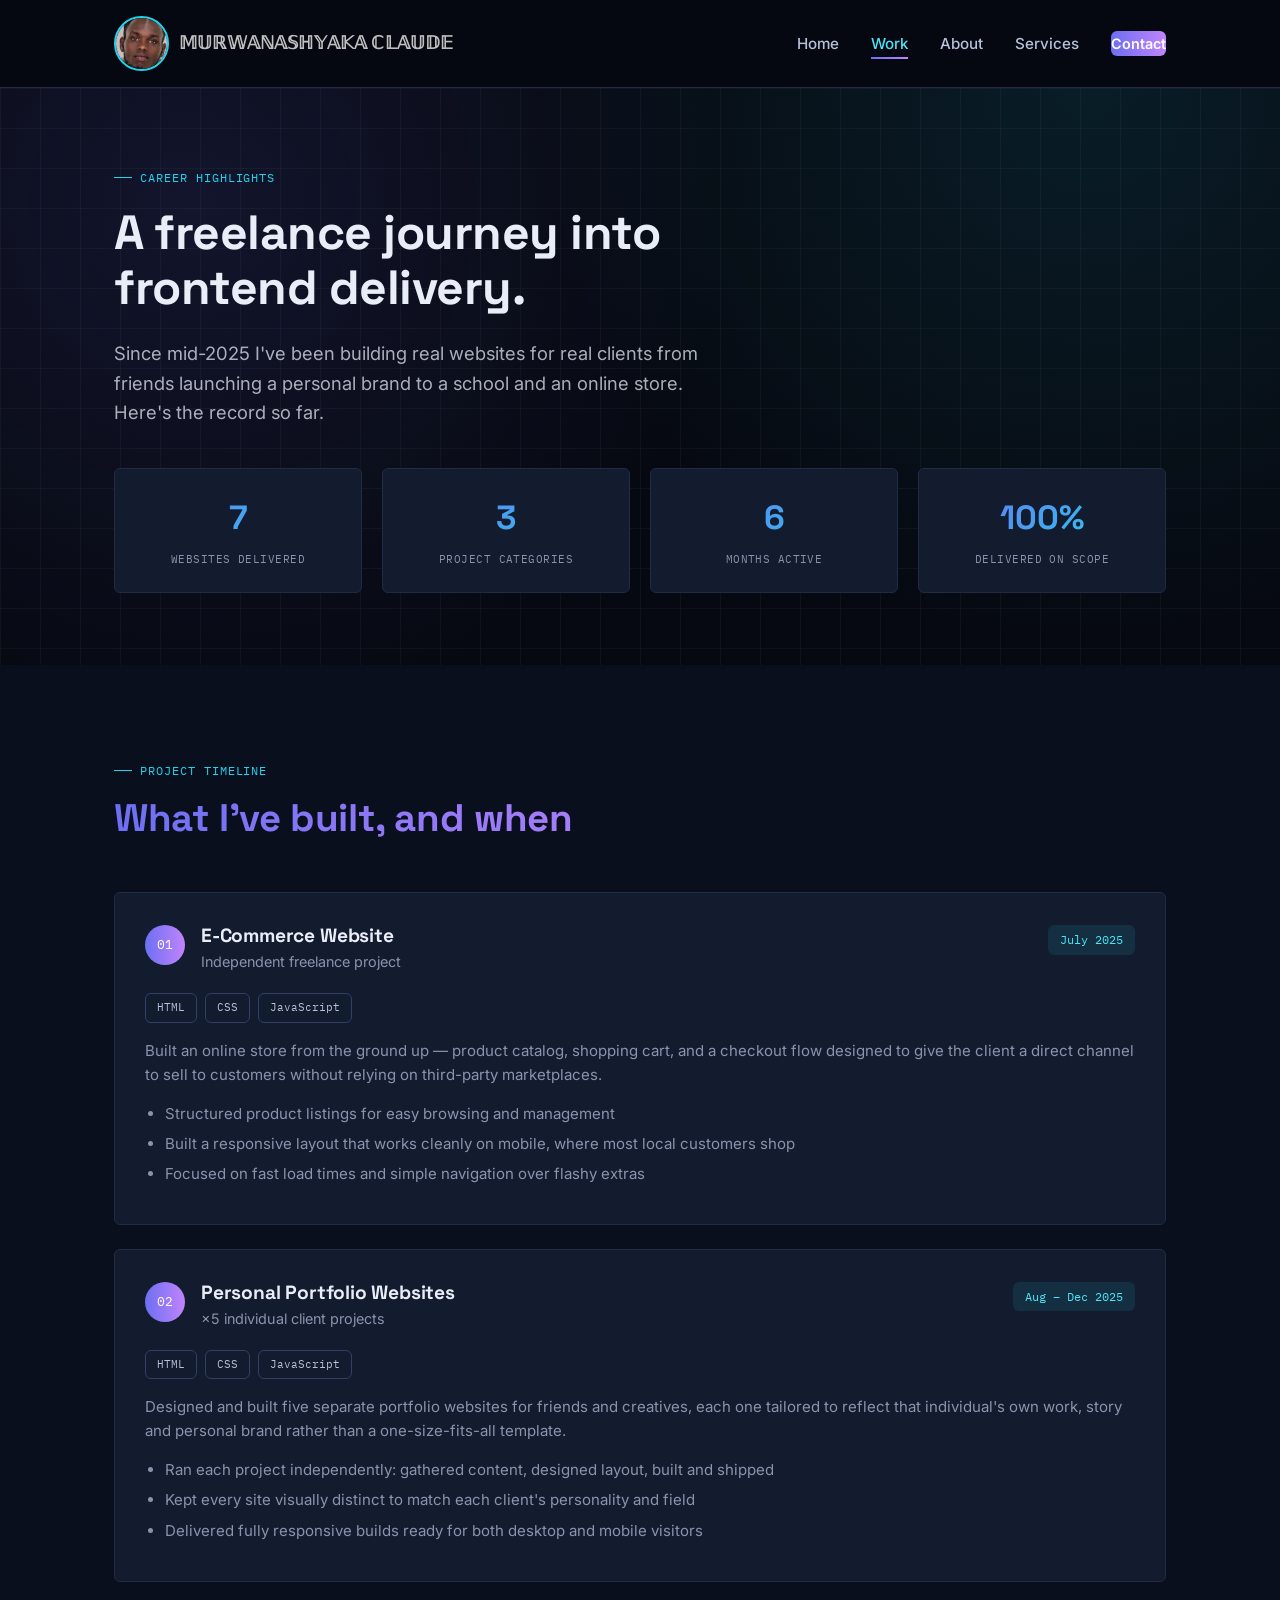
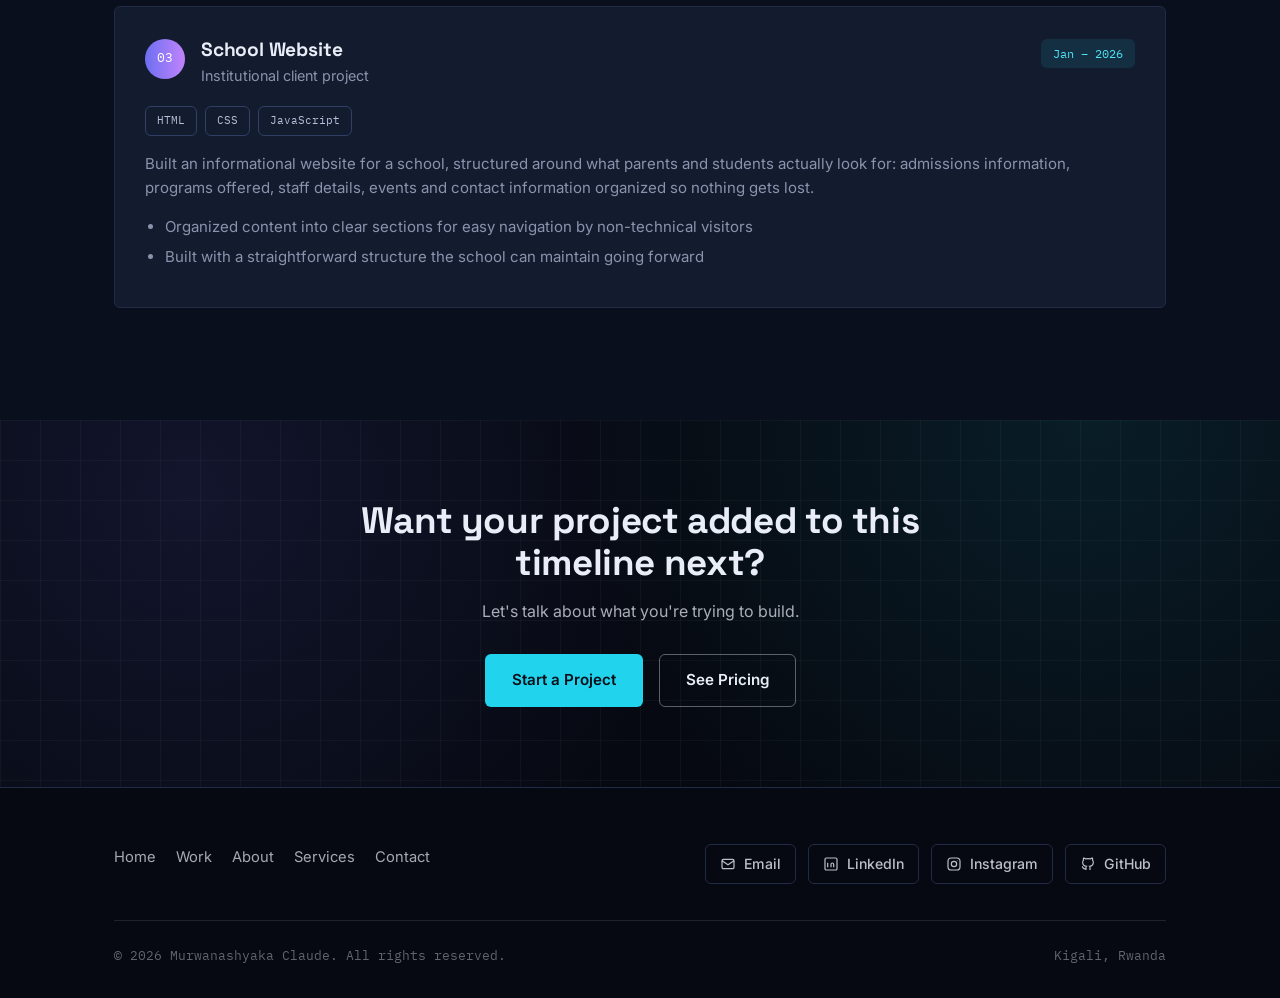
<file: experience.html>
<!DOCTYPE html>
<html lang="en">
<head>
<meta charset="UTF-8">
<meta name="viewport" content="width=device-width, initial-scale=1.0">
<title>Experience — Murwanashyaka Claude</title>
<meta name="description" content="A look at websites built by Murwanashyaka Claude: personal portfolios, a school website, and an e-commerce store.">
<meta name="keywords" content="Murwanashyaka Claude, Shyaka Claude, frontend developer Rwanda, web developer Kigali, UI designer Rwanda, graphic designer Kigali, mechanical engineer Rwanda, freelance web developer Rwanda, website design Kigali">
<meta name="author" content="Murwanashyaka Claude">
<link rel="canonical" href="https://m-claude.vercel.app/experience.html">
<meta name="robots" content="index, follow">

<!-- Open Graph -->
<meta property="og:type" content="website">
<meta property="og:site_name" content="Murwanashyaka Claude">
<meta property="og:title" content="Experience — Murwanashyaka Claude">
<meta property="og:description" content="A look at websites built by Murwanashyaka Claude: personal portfolios, a school website, and an e-commerce store.">
<meta property="og:url" content="https://m-claude.vercel.app/experience.html">
<meta property="og:image" content="https://m-claude.vercel.app/assets/headshot-about.jpg">
<meta property="og:locale" content="en_US">

<!-- Twitter Card -->
<meta name="twitter:card" content="summary_large_image">
<meta name="twitter:title" content="Experience — Murwanashyaka Claude">
<meta name="twitter:description" content="A look at websites built by Murwanashyaka Claude: personal portfolios, a school website, and an e-commerce store.">
<meta name="twitter:image" content="https://m-claude.vercel.app/assets/headshot-about.jpg">
<link rel="preconnect" href="https://fonts.googleapis.com">
<link href="https://fonts.googleapis.com/css2?family=Space+Grotesk:wght@500;600;700&family=Inter:wght@400;500;600;700&family=IBM+Plex+Mono:wght@400;500&display=swap" rel="stylesheet">
<link rel="stylesheet" href="css/styles.css">
<script defer src="https://cdn.vercel-insights.com/v1/script.js"></script>
</head>
<body>

<header class="site-header">
  <nav class="nav">
  <a href="index.html" class="brand" style="color: silver !important;">
    <img 
        src="assets/headshot-nav.jpg" 
        alt="Murwanashyaka Claude" 
        class="brand-avatar"
        style="width: 55px; height: 55px; object-fit: cover;"
    >
    𝕄𝕌ℝ𝕎𝔸ℕ𝔸𝕊ℍ𝕐𝔸𝕂𝔸 ℂ𝕃𝔸𝕌𝔻𝔼
</a>
    <button class="nav-toggle" aria-label="Toggle menu" aria-expanded="false"><span></span></button>
        <ul class="nav-links">
      <li><a href="index.html">Home</a></li>
      <li><a href="experience.html" aria-current="page">Work</a></li>
      <li><a href="credentials.html">About</a></li>
      <li><a href="services.html">Services</a></li>
      <li><a href="contact.html" class="nav-cta">Contact</a></li>
    </ul>
  </nav>
</header>

<main>

  <section class="blueprint" style="padding:72px 0 64px;">
    <div class="container">
      <span class="tick-label">Career Highlights</span>
      <h1 style="margin-top:18px; font-size:clamp(2rem,4.5vw,3rem); max-width:22ch;">A freelance journey into frontend delivery.</h1>
      <p class="hero-sub">Since mid-2025 I've been building real websites for real clients  from friends launching a personal brand to a school and an online store. Here's the record so far.</p>

      <div class="stat-strip" data-animate-group>
        <div class="stat-box"><span class="num">7</span><span class="label">Websites Delivered</span></div>
        <div class="stat-box"><span class="num">3</span><span class="label">Project Categories</span></div>
        <div class="stat-box"><span class="num">6</span><span class="label">Months Active</span></div>
        <div class="stat-box"><span class="num">100%</span><span class="label">Delivered on Scope</span></div>
      </div>
    </div>
  </section>

  <section>
    <div class="container">
      <div class="section-head">
        <span class="tick-label">Project Timeline</span>
        <h2 style="margin-top:16px;">What I've built, and when</h2>
      </div>

      <div class="timeline-entry" data-animate>
        <div class="timeline-head">
          <div class="timeline-title-group">
            <span class="timeline-num">01</span>
            <div>
              <h3>E-Commerce Website</h3>
              <span class="timeline-sub">Independent freelance project</span>
            </div>
          </div>
          <span class="timeline-date">July 2025</span>
        </div>
        <div class="timeline-tags"><span>HTML</span><span>CSS</span><span>JavaScript</span></div>
        <div class="timeline-body">
          <p>Built an online store from the ground up — product catalog, shopping cart, and a checkout flow designed to give the client a direct channel to sell to customers without relying on third-party marketplaces.</p>
          <ul>
            <li>Structured product listings for easy browsing and management</li>
            <li>Built a responsive layout that works cleanly on mobile, where most local customers shop</li>
            <li>Focused on fast load times and simple navigation over flashy extras</li>
          </ul>
        </div>
      </div>

      <div class="timeline-entry" data-animate>
        <div class="timeline-head">
          <div class="timeline-title-group">
            <span class="timeline-num">02</span>
            <div>
              <h3>Personal Portfolio Websites</h3>
              <span class="timeline-sub">×5 individual client projects</span>
            </div>
          </div>
          <span class="timeline-date">Aug – Dec 2025</span>
        </div>
        <div class="timeline-tags"><span>HTML</span><span>CSS</span><span>JavaScript</span></div>
        <div class="timeline-body">
          <p>Designed and built five separate portfolio websites for friends and creatives, each one tailored to reflect that individual's own work, story and personal brand rather than a one-size-fits-all template.</p>
          <ul>
            <li>Ran each project independently: gathered content, designed layout, built and shipped</li>
            <li>Kept every site visually distinct to match each client's personality and field</li>
            <li>Delivered fully responsive builds ready for both desktop and mobile visitors</li>
          </ul>
        </div>
      </div>

      <div class="timeline-entry" data-animate>
        <div class="timeline-head">
          <div class="timeline-title-group">
            <span class="timeline-num">03</span>
            <div>
              <h3>School Website</h3>
              <span class="timeline-sub">Institutional client project</span>
            </div>
          </div>
          <span class="timeline-date">Jan –  2026</span>
        </div>
        <div class="timeline-tags"><span>HTML</span><span>CSS</span><span>JavaScript</span></div>
        <div class="timeline-body">
          <p>Built an informational website for a school, structured around what parents and students actually look for: admissions information, programs offered, staff details, events and contact information  organized so nothing gets lost.</p>
          <ul>
            <li>Organized content into clear sections for easy navigation by non-technical visitors</li>
            <li>Built with a straightforward structure the school can maintain going forward</li>
          </ul>
        </div>
      </div>

    </div>
  </section>

  <section class="blueprint cta-band">
    <div class="container">
      <h2 style="margin-top:0;">Want your project added to this timeline next?</h2>
      <p>Let's talk about what you're trying to build.</p>
      <div class="hero-actions">
        <a href="contact.html" class="btn btn-primary">Start a Project</a>
        <a href="services.html" class="btn btn-outline">See Pricing</a>
      </div>
    </div>
  </section>

</main>

<footer class="site-footer">
  <div class="container">
    <div class="footer-grid">
     
      <ul class="footer-links">
        <li><a href="index.html">Home</a></li>
        <li><a href="experience.html">Work</a></li>
        <li><a href="credentials.html">About</a></li>
        <li><a href="services.html">Services</a></li>
        <li><a href="contact.html">Contact</a></li>
      </ul>
      <ul class="footer-social">
        <li><a href="#" data-mail-link><svg viewBox="0 0 24 24" fill="none" stroke="currentColor" stroke-width="1.8"><rect x="3" y="5" width="18" height="14" rx="2"/><path d="M3 7l9 6 9-6"/></svg>Email</a></li>
        <li><a href="https://www.linkedin.com/in/murwanashyaka-claude-22340b354" target="_blank" rel="noopener"><svg viewBox="0 0 24 24" fill="none" stroke="currentColor" stroke-width="1.8"><rect x="3" y="3" width="18" height="18" rx="2"/><path d="M7 10v7M7 7v.01M12 17v-4.5a2 2 0 0 1 4 0V17M12 12.5V17"/></svg>LinkedIn</a></li>
        <li><a href="https://instagram.com/mc224014599" target="_blank" rel="noopener"><svg viewBox="0 0 24 24" fill="none" stroke="currentColor" stroke-width="1.8"><rect x="3" y="3" width="18" height="18" rx="5"/><circle cx="12" cy="12" r="4"/><circle cx="17.2" cy="6.8" r=".6" fill="currentColor" stroke="none"/></svg>Instagram</a></li>
        <li><a href="https://github.com/shyaka-claude" target="_blank" rel="noopener"><svg viewBox="0 0 24 24" fill="none" stroke="currentColor" stroke-width="1.8"><path d="M9 19c-4.3 1.4-4.3-2.5-6-3m12 5v-3.5c0-1 .1-1.4-.5-2 2.8-.3 5.5-1.4 5.5-6a4.6 4.6 0 0 0-1.3-3.2 4.2 4.2 0 0 0-.1-3.2s-1.1-.3-3.5 1.3a12.3 12.3 0 0 0-6.2 0C6.5 2.8 5.4 3.1 5.4 3.1a4.2 4.2 0 0 0-.1 3.2A4.6 4.6 0 0 0 4 9.5c0 4.6 2.7 5.7 5.5 6-.6.6-.6 1.2-.5 2V21"/></svg>GitHub</a></li>
      </ul>
    </div>
    <div class="footer-bottom">
      <span>© 2026 Murwanashyaka Claude. All rights reserved.</span>
      <span>Kigali, Rwanda</span>
    </div>
  </div>
</footer>

<script src="js/script.js"></script>
</body>
</html>
</file>
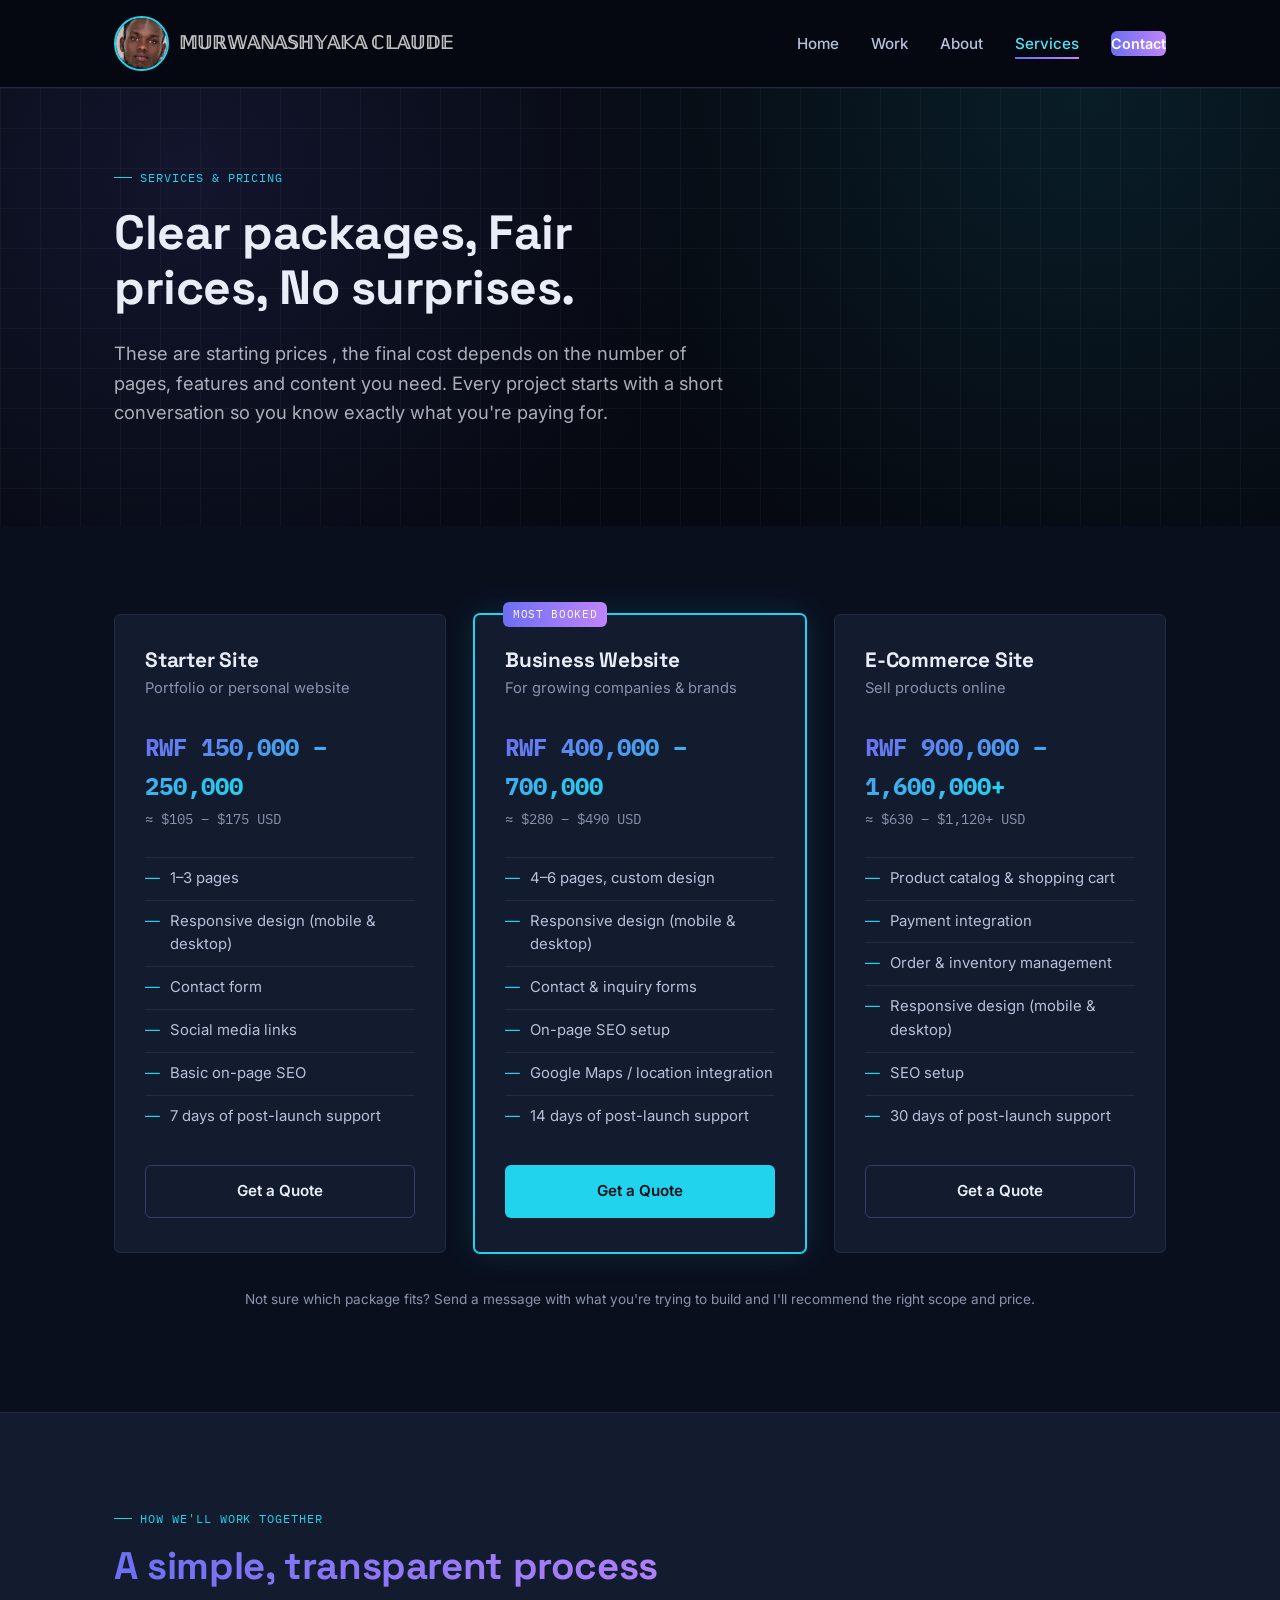
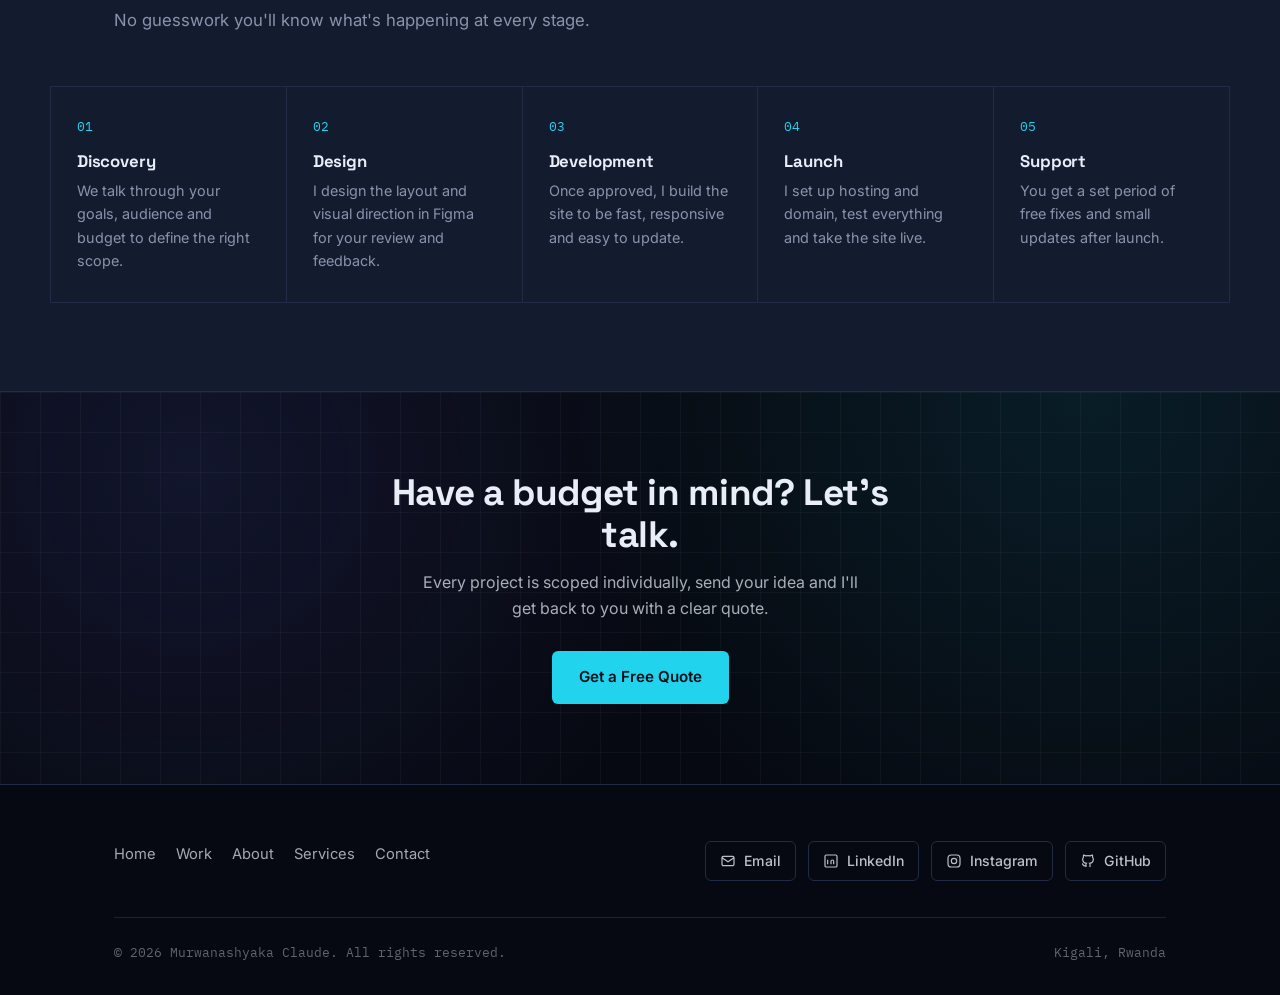
<file: services.html>
<!DOCTYPE html>
<html lang="en">
<head>
<meta charset="UTF-8">
<meta name="viewport" content="width=device-width, initial-scale=1.0">

<title>Services &amp; Pricing — Murwanashyaka Claude</title>

<meta name="description" content="Website design and development packages by Murwanashyaka Claude — starter, business and e-commerce websites, priced for Rwanda.">

<meta name="keywords" content="Murwanashyaka Claude, Shyaka Claude, frontend developer Rwanda, web developer Kigali, UI/UX designer Rwanda, graphic designer Kigali, freelance web developer Rwanda, website design Kigali">

<meta name="author" content="Murwanashyaka Claude">

<link rel="canonical" href="https://m-claude.vercel.app/services.html">

<meta name="robots" content="index, follow">

<!-- Open Graph -->
<meta property="og:type" content="website">
<meta property="og:site_name" content="Murwanashyaka Claude">
<meta property="og:title" content="Services &amp; Pricing — Murwanashyaka Claude">
<meta property="og:description" content="Website design and development packages by Murwanashyaka Claude — starter, business and e-commerce websites, priced for Rwanda.">
<meta property="og:url" content="https://m-claude.vercel.app/services.html">
<meta property="og:image" content="https://m-claude.vercel.app/assets/headshot-about.jpg">
<meta property="og:locale" content="en_US">

<!-- Twitter Card -->
<meta name="twitter:card" content="summary_large_image">
<meta name="twitter:title" content="Services &amp; Pricing — Murwanashyaka Claude">
<meta name="twitter:description" content="Website design and development packages by Murwanashyaka Claude — starter, business and e-commerce websites, priced for Rwanda.">
<meta name="twitter:image" content="https://m-claude.vercel.app/assets/headshot-about.jpg">

<!-- Fonts -->
<link rel="preconnect" href="https://fonts.googleapis.com">
<link href="https://fonts.googleapis.com/css2?family=Space+Grotesk:wght@500;600;700&family=Inter:wght@400;500;600;700&family=IBM+Plex+Mono:wght@400;500&display=swap" rel="stylesheet">

<!-- Stylesheet -->
<link rel="stylesheet" href="css/styles.css">

<!-- Vercel Web Analytics -->
<script defer src="https://cdn.vercel-insights.com/v1/script.js"></script>

</head>
<body>

<header class="site-header">
  <nav class="nav">
   <a href="index.html" class="brand" style="color: silver !important;">
    <img 
        src="assets/headshot-nav.jpg" 
        alt="Murwanashyaka Claude" 
        class="brand-avatar"
        style="width: 55px; height: 55px; object-fit: cover;"
    >
    𝕄𝕌ℝ𝕎𝔸ℕ𝔸𝕊ℍ𝕐𝔸𝕂𝔸 ℂ𝕃𝔸𝕌𝔻𝔼
</a>
    <button class="nav-toggle" aria-label="Toggle menu" aria-expanded="false"><span></span></button>
        <ul class="nav-links">
      <li><a href="index.html">Home</a></li>
      <li><a href="experience.html">Work</a></li>
      <li><a href="credentials.html">About</a></li>
      <li><a href="services.html" aria-current="page">Services</a></li>
      <li><a href="contact.html" class="nav-cta">Contact</a></li>
    </ul>
  </nav>
</header>

<main>

  <section class="blueprint" style="padding:72px 0 64px;">
    <div class="container">
      <span class="tick-label">Services &amp; Pricing</span>
      <h1 style="margin-top:18px; font-size:clamp(2rem,4.5vw,3rem); max-width:20ch;">Clear packages, Fair prices, No surprises.</h1>
      <p class="hero-sub">These are starting prices , the final cost depends on the number of pages, features and content you need. Every project starts with a short conversation so you know exactly what you're paying for.</p>
    </div>
  </section>

  <section>
    <div class="container">
      <div class="card-grid" data-animate-group>

        <div class="svc-card">
          <h3>Starter Site</h3>
          <p class="svc-tagline">Portfolio or personal website</p>
          <div class="svc-price">
            <span class="rwf">RWF 150,000 – 250,000</span>
            <span class="usd">≈ $105 – $175 USD</span>
          </div>
          <ul class="svc-list">
            <li>1–3 pages</li>
            <li>Responsive design (mobile &amp; desktop)</li>
            <li>Contact form</li>
            <li>Social media links</li>
            <li>Basic on-page SEO</li>
            <li>7 days of post-launch support</li>
          </ul>
          <a href="contact.html" class="btn btn-outline-dark btn-block">Get a Quote</a>
        </div>

        <div class="svc-card featured">
          <span class="badge">Most booked</span>
          <h3>Business Website</h3>
          <p class="svc-tagline">For growing companies &amp; brands</p>
          <div class="svc-price">
            <span class="rwf">RWF 400,000 – 700,000</span>
            <span class="usd">≈ $280 – $490 USD</span>
          </div>
          <ul class="svc-list">
            <li>4–6 pages, custom design</li>
            <li>Responsive design (mobile &amp; desktop)</li>
            <li>Contact &amp; inquiry forms</li>
            <li>On-page SEO setup</li>
            <li>Google Maps / location integration</li>
            <li>14 days of post-launch support</li>
          </ul>
          <a href="contact.html" class="btn btn-primary btn-block">Get a Quote</a>
        </div>

        <div class="svc-card">
          <h3>E-Commerce Site</h3>
          <p class="svc-tagline">Sell products online</p>
          <div class="svc-price">
            <span class="rwf">RWF 900,000 – 1,600,000+</span>
            <span class="usd">≈ $630 – $1,120+ USD</span>
          </div>
          <ul class="svc-list">
            <li>Product catalog &amp; shopping cart</li>
            <li>Payment integration </li>
            <li>Order &amp; inventory management</li>
            <li>Responsive design (mobile &amp; desktop)</li>
            <li>SEO setup</li>
            <li>30 days of post-launch support</li>
          </ul>
          <a href="contact.html" class="btn btn-outline-dark btn-block">Get a Quote</a>
        </div>

      </div>
      <p class="form-note text-center" style="margin-top:36px;">Not sure which package fits? Send a message with what you're trying to build and I'll recommend the right scope and price.</p>
    </div>
  </section>

  <section class="section-alt">
    <div class="container">
      <div class="section-head">
        <span class="tick-label">How We'll Work Together</span>
        <h2 style="margin-top:16px;">A simple, transparent process</h2>
        <p>No guesswork you'll know what's happening at every stage.</p>
      </div>
    </div>
    <div class="container" style="padding:0;">
      <div class="process" data-animate-group>
        <div class="process-step">
          <span class="num">01</span>
          <h4>Discovery</h4>
          <p>We talk through your goals, audience and budget to define the right scope.</p>
        </div>
        <div class="process-step">
          <span class="num">02</span>
          <h4>Design</h4>
          <p>I design the layout and visual direction in Figma for your review and feedback.</p>
        </div>
        <div class="process-step">
          <span class="num">03</span>
          <h4>Development</h4>
          <p>Once approved, I build the site to be fast, responsive and easy to update.</p>
        </div>
        <div class="process-step">
          <span class="num">04</span>
          <h4>Launch</h4>
          <p>I set up hosting and domain, test everything and take the site live.</p>
        </div>
        <div class="process-step">
          <span class="num">05</span>
          <h4>Support</h4>
          <p>You get a set period of free fixes and small updates after launch.</p>
        </div>
      </div>
    </div>
  </section>

  <section class="blueprint cta-band">
    <div class="container">
      <h2 style="margin-top:0;">Have a budget in mind? Let's talk.</h2>
      <p>Every project is scoped individually, send your idea and I'll get back to you with a clear quote.</p>
      <div class="hero-actions">
        <a href="contact.html" class="btn btn-primary">Get a Free Quote</a>
      </div>
    </div>
  </section>

</main>

<footer class="site-footer">
  <div class="container">
    <div class="footer-grid">
      <ul class="footer-links">
        <li><a href="index.html">Home</a></li>
        <li><a href="experience.html">Work</a></li>
        <li><a href="credentials.html">About</a></li>
        <li><a href="services.html">Services</a></li>
        <li><a href="contact.html">Contact</a></li>
      </ul>
      <ul class="footer-social">
        <li><a href="#" data-mail-link><svg viewBox="0 0 24 24" fill="none" stroke="currentColor" stroke-width="1.8"><rect x="3" y="5" width="18" height="14" rx="2"/><path d="M3 7l9 6 9-6"/></svg>Email</a></li>
        <li><a href="https://www.linkedin.com/in/murwanashyaka-claude-22340b354" target="_blank" rel="noopener"><svg viewBox="0 0 24 24" fill="none" stroke="currentColor" stroke-width="1.8"><rect x="3" y="3" width="18" height="18" rx="2"/><path d="M7 10v7M7 7v.01M12 17v-4.5a2 2 0 0 1 4 0V17M12 12.5V17"/></svg>LinkedIn</a></li>
        <li><a href="https://instagram.com/mc224014599" target="_blank" rel="noopener"><svg viewBox="0 0 24 24" fill="none" stroke="currentColor" stroke-width="1.8"><rect x="3" y="3" width="18" height="18" rx="5"/><circle cx="12" cy="12" r="4"/><circle cx="17.2" cy="6.8" r=".6" fill="currentColor" stroke="none"/></svg>Instagram</a></li>
        <li><a href="https://github.com/shyaka-claude" target="_blank" rel="noopener"><svg viewBox="0 0 24 24" fill="none" stroke="currentColor" stroke-width="1.8"><path d="M9 19c-4.3 1.4-4.3-2.5-6-3m12 5v-3.5c0-1 .1-1.4-.5-2 2.8-.3 5.5-1.4 5.5-6a4.6 4.6 0 0 0-1.3-3.2 4.2 4.2 0 0 0-.1-3.2s-1.1-.3-3.5 1.3a12.3 12.3 0 0 0-6.2 0C6.5 2.8 5.4 3.1 5.4 3.1a4.2 4.2 0 0 0-.1 3.2A4.6 4.6 0 0 0 4 9.5c0 4.6 2.7 5.7 5.5 6-.6.6-.6 1.2-.5 2V21"/></svg>GitHub</a></li>
      </ul>
    </div>
    <div class="footer-bottom">
      <span>© 2026 Murwanashyaka Claude. All rights reserved.</span>
      <span>Kigali, Rwanda</span>
    </div>
  </div>
</footer>

<script src="js/script.js"></script>
</body>
</html>
</file>
<file: css/styles.css>
/* ==========================================================================
   Murwanashyaka Claude — Portfolio
   Design system: dark, modern developer-portfolio look — deep navy surfaces,
   indigo/purple/cyan gradient accents, glowing highlights on key numbers
   and section titles.
   ========================================================================== */

:root {
  /* Backgrounds */
  --bg: #0A0F1E;          /* page background */
  --bg-raised: #131B2E;   /* cards, raised surfaces */
  --bg-raised-2: #182236; /* hover state on raised surfaces */
  --bg-void: #060911;     /* deepest bands — header overlay, footer, hero */

  /* Text */
  --text: #E9EDF7;        /* primary text (light) */
  --text-soft: #B7C1DA;   /* secondary headings/nav text */
  --muted: #8A93AD;       /* muted body copy */

  /* Borders */
  --line: #212B45;
  --line-strong: #303F63;

  /* Accents */
  --indigo: #6D6FF2;
  --indigo-deep: #5457D9;
  --purple: #C084FC;
  --cyan: #22D3EE;
  --cyan-bright: #4FE3F5;
  --on-accent: #071019;   /* dark text used on bright accent backgrounds */
  --gradient: linear-gradient(90deg, var(--indigo), var(--purple));
  --gradient-cyan: linear-gradient(135deg, var(--indigo), var(--cyan));

  /* Type */
  --font-display: 'Space Grotesk', sans-serif;
  --font-body: 'Inter', sans-serif;
  --font-mono: 'IBM Plex Mono', monospace;

  /* Layout */
  --maxw: 1180px;
  --gutter: clamp(20px, 5vw, 64px);
  --radius: 6px;
}

* { box-sizing: border-box; }
html { scroll-behavior: smooth; }

body {
  margin: 0;
  background: var(--bg);
  color: var(--text);
  font-family: var(--font-body);
  font-size: 16px;
  line-height: 1.6;
  -webkit-font-smoothing: antialiased;
}

img { max-width: 100%; display: block; }
a { color: inherit; }

h1, h2, h3, h4 {
  font-family: var(--font-display);
  color: var(--text);
  line-height: 1.15;
  margin: 0 0 .5em;
  letter-spacing: -0.01em;
}

p { margin: 0 0 1em; }

.container {
  max-width: var(--maxw);
  margin: 0 auto;
  padding: 0 var(--gutter);
}

.gradient-text {
  background: var(--gradient);
  -webkit-background-clip: text;
  background-clip: text;
  color: transparent;
}

/* Focus visibility */
a:focus-visible, button:focus-visible, input:focus-visible, textarea:focus-visible {
  outline: 2px solid var(--cyan);
  outline-offset: 3px;
}

@media (prefers-reduced-motion: reduce) {
  * { animation: none !important; transition: none !important; scroll-behavior: auto !important; }
}

/* ==========================================================================
   Scroll-reveal (IntersectionObserver driven — see js/script.js)
   ========================================================================== */

[data-animate] {
  opacity: 0;
  transform: translateY(22px);
  transition: opacity .7s cubic-bezier(.2,.7,.2,1), transform .7s cubic-bezier(.2,.7,.2,1);
}
[data-animate].in-view { opacity: 1; transform: translateY(0); }
[data-animate="fade"] { transform: none; }
[data-animate-group] > * { transition-delay: calc(var(--i, 0) * 70ms); }

/* ==========================================================================
   Marquee — scrolling quote banner
   ========================================================================== */

.marquee {
  overflow: hidden;
  border-top: 1px solid var(--line);
  border-bottom: 1px solid var(--line);
  background: var(--bg-void);
  padding: 16px 0;
}
.marquee-track {
  display: flex;
  width: max-content;
  animation: marquee-scroll 28s linear infinite;
}
.marquee-track span {
  font-family: var(--font-display);
  font-size: 1.05rem;
  font-weight: 500;
  color: var(--text);
  white-space: nowrap;
  padding: 0 28px;
  display: flex;
  align-items: center;
  gap: 28px;
}
.marquee-track span::after {
  content: "◆";
  font-size: .6rem;
  color: var(--cyan);
}
.marquee:hover .marquee-track { animation-play-state: paused; }

@keyframes marquee-scroll {
  from { transform: translateX(0); }
  to { transform: translateX(-50%); }
}

@media (prefers-reduced-motion: reduce) {
  .marquee-track { animation: none; }
}

/* ==========================================================================
   Misc motion — hover lift
   ========================================================================== */

.svc-card, .proj-card, .skill-tag, .role-chip, .timeline-entry, .edu-card, .cert-card, .quick-link-card {
  transition: transform .25s ease, box-shadow .25s ease, border-color .25s ease;
}
.svc-card:hover, .proj-card:hover, .timeline-entry:hover, .edu-card:hover {
  transform: translateY(-4px);
  box-shadow: 0 16px 34px rgba(0,0,0,0.45), 0 0 0 1px rgba(109,111,242,0.12);
  border-color: var(--line-strong);
}
.skill-tag:hover, .role-chip:hover {
  transform: translateY(-2px);
  border-color: var(--cyan);
}

.hero h1 .type-cursor {
  display: inline-block;
  width: 3px;
  background: var(--cyan);
  margin-left: 4px;
  animation: blink 1s steps(1) infinite;
}
@keyframes blink { 50% { opacity: 0; } }

/* ==========================================================================
   Rotating role title
   ========================================================================== */

.role-rotator {
  display: inline-flex;
  align-items: center;
  gap: 10px;
  font-family: var(--font-mono);
  font-size: 0.95rem;
  letter-spacing: .04em;
  text-transform: uppercase;
  color: var(--cyan);
}
.role-rotator .rotator-text {
  position: relative;
  min-width: 1ch;
}
.role-rotator .rotator-text span {
  display: inline-block;
  animation: role-fade 3.2s ease-in-out;
  background: var(--gradient-cyan);
  -webkit-background-clip: text;
  background-clip: text;
  color: transparent;
  font-weight: 600;
}
@keyframes role-fade {
  0% { opacity: 0; transform: translateY(6px); }
  10%, 85% { opacity: 1; transform: translateY(0); }
  100% { opacity: 0; transform: translateY(-6px); }
}

/* ==========================================================================
   Quick-link mini cards (under photo)
   ========================================================================== */

.quick-links {
  display: grid;
  grid-template-columns: 1fr 1fr;
  gap: 12px;
  margin-top: 20px;
}
.quick-link-card {
  display: flex;
  align-items: center;
  gap: 12px;
  padding: 14px 16px;
  border: 1px solid var(--line);
  border-radius: var(--radius);
  background: var(--bg-raised);
  text-decoration: none;
}
.quick-link-card:hover { transform: translateY(-2px); border-color: var(--cyan); }
.quick-link-card .icon {
  width: 34px; height: 34px; flex-shrink: 0;
  border-radius: 50%;
  background: var(--gradient-cyan);
  display: flex; align-items: center; justify-content: center;
  color: #fff;
}
.quick-link-card .icon svg { width: 16px; height: 16px; }
.quick-link-card .value { font-size: 0.92rem; font-weight: 600; color: var(--text); }

/* ==========================================================================
   Stat strip
   ========================================================================== */

.stat-strip {
  display: grid;
  grid-template-columns: repeat(auto-fit, minmax(140px, 1fr));
  gap: 20px;
  margin: 40px 0 8px;
}
.stat-box {
  border: 1px solid var(--line);
  border-radius: var(--radius);
  padding: 22px 20px;
  background: var(--bg-raised);
  text-align: center;
}
.stat-box .num {
  font-family: var(--font-display);
  font-size: 2.1rem;
  font-weight: 700;
  display: block;
  background: var(--gradient-cyan);
  -webkit-background-clip: text;
  background-clip: text;
  color: transparent;
}
.stat-box .label {
  font-family: var(--font-mono);
  font-size: 11px;
  color: var(--muted);
  text-transform: uppercase;
  letter-spacing: .04em;
}

/* ==========================================================================
   Freelance / experience timeline
   ========================================================================== */

.timeline-entry {
  border: 1px solid var(--line);
  border-radius: var(--radius);
  background: var(--bg-raised);
  padding: 32px 30px;
  margin-bottom: 24px;
  position: relative;
}
.timeline-head {
  display: flex;
  justify-content: space-between;
  align-items: flex-start;
  gap: 20px;
  flex-wrap: wrap;
  margin-bottom: 18px;
}
.timeline-num {
  display: inline-flex;
  align-items: center;
  justify-content: center;
  width: 40px; height: 40px;
  border-radius: 50%;
  background: var(--gradient);
  color: #fff;
  font-family: var(--font-mono);
  font-size: 13px;
  flex-shrink: 0;
}
.timeline-title-group { display: flex; gap: 16px; align-items: flex-start; }
.timeline-title-group h3 { font-size: 1.2rem; margin-bottom: 2px; }
.timeline-sub { color: var(--muted); font-size: 0.9rem; }
.timeline-date {
  font-family: var(--font-mono);
  font-size: 12px;
  color: var(--cyan-bright);
  background: rgba(34,211,238,0.1);
  padding: 5px 12px;
  border-radius: var(--radius);
  white-space: nowrap;
}
.timeline-tags { display: flex; flex-wrap: wrap; gap: 8px; margin: 16px 0; }
.timeline-tags span {
  font-family: var(--font-mono); font-size: 11px;
  padding: 5px 11px; border: 1px solid var(--line-strong); border-radius: var(--radius);
  color: var(--text-soft);
}
.timeline-body { color: var(--muted); font-size: 0.94rem; }
.timeline-body ul { margin: 10px 0 0; padding-left: 20px; }
.timeline-body li { margin-bottom: 6px; }

/* ==========================================================================
   Education
   ========================================================================== */

.edu-card {
  border: 1px solid var(--line);
  border-radius: var(--radius);
  background: var(--bg-raised);
  padding: 26px 26px;
  margin-bottom: 20px;
  display: flex;
  justify-content: space-between;
  align-items: flex-start;
  gap: 20px;
  flex-wrap: wrap;
}
.edu-status {
  display: inline-flex;
  align-items: center;
  gap: 6px;
  font-family: var(--font-mono);
  font-size: 11px;
  text-transform: uppercase;
  letter-spacing: .04em;
  padding: 4px 10px;
  border-radius: var(--radius);
  margin-bottom: 10px;
}
.edu-status.ongoing { background: rgba(109,111,242,0.15); color: var(--indigo); }
.edu-status.done { background: rgba(34,211,238,0.12); color: var(--cyan); }
.edu-card h3 { font-size: 1.1rem; margin-bottom: 4px; }
.edu-card .school { color: var(--muted); font-size: 0.92rem; }
.edu-years { font-family: var(--font-mono); font-size: 12px; color: var(--text-soft); white-space: nowrap; }

/* ==========================================================================
   Certification marquee cards
   ========================================================================== */

.cert-marquee { overflow: hidden; }
.cert-track {
  display: flex;
  width: max-content;
  gap: 20px;
  animation: cert-scroll 42s linear infinite;
}
.cert-marquee:hover .cert-track { animation-play-state: paused; }
.cert-card {
  width: 240px;
  flex-shrink: 0;
  border: 1px solid var(--line);
  border-radius: var(--radius);
  background: var(--bg-raised);
  padding: 22px 20px;
}
.cert-card .cert-issuer {
  font-family: var(--font-mono);
  font-size: 10px;
  text-transform: uppercase;
  letter-spacing: .05em;
  color: var(--cyan);
  margin-bottom: 10px;
  display: block;
}
.cert-card h4 { font-size: 0.98rem; margin-bottom: 8px; line-height: 1.3; }
.cert-card .cert-date { font-family: var(--font-mono); font-size: 11px; color: var(--muted); }

@keyframes cert-scroll {
  from { transform: translateX(0); }
  to { transform: translateX(-50%); }
}
@media (prefers-reduced-motion: reduce) {
  .cert-track { animation: none; }
}

/* ==========================================================================
   Blueprint band — used for hero / cta bands (deepest dark)
   ========================================================================== */

.blueprint {
  position: relative;
  background-color: var(--bg-void);
  background-image:
    radial-gradient(circle at 15% 20%, rgba(109,111,242,0.12), transparent 45%),
    radial-gradient(circle at 85% 0%, rgba(34,211,238,0.1), transparent 45%),
    linear-gradient(rgba(255,255,255,0.035) 1px, transparent 1px),
    linear-gradient(90deg, rgba(255,255,255,0.035) 1px, transparent 1px);
  background-size: auto, auto, 40px 40px, 40px 40px;
  color: var(--text);
}

.tick-label {
  font-family: var(--font-mono);
  font-size: 12px;
  letter-spacing: 0.08em;
  text-transform: uppercase;
  color: var(--cyan);
  display: inline-flex;
  align-items: center;
  gap: 8px;
}
.tick-label::before {
  content: "";
  width: 18px;
  height: 1px;
  background: var(--cyan);
  display: inline-block;
}

/* ==========================================================================
   Header / Nav
   ========================================================================== */

.site-header {
  position: sticky;
  top: 0;
  z-index: 50;
  background: rgba(6,9,17,0.88);
  backdrop-filter: blur(8px);
  border-bottom: 1px solid var(--line);
}

.nav {
  display: flex;
  align-items: center;
  justify-content: space-between;
  padding: 16px var(--gutter);
  max-width: var(--maxw);
  margin: 0 auto;
}

.brand {
  font-family: var(--font-display);
  font-weight: 600;
  font-size: clamp(0.85rem, 2.4vw, 1.1rem);
  letter-spacing: 0.01em;
  text-decoration: none;
  color: var(--text);
  display: flex;
  align-items: center;
  gap: 10px;
  white-space: nowrap;
}
.brand-avatar {
  width: 40px;
  height: 40px;
  border-radius: 50%;
  object-fit: cover;
  border: 2px solid var(--cyan);
  flex-shrink: 0;
}
.brand .dot { color: var(--cyan); }

.nav-links {
  display: flex;
  gap: 32px;
  list-style: none;
  margin: 0;
  padding: 0;
}
.nav-links a {
  text-decoration: none;
  font-size: 0.95rem;
  font-weight: 500;
  color: var(--text-soft);
  position: relative;
  padding: 4px 0;
}
.nav-links a::after {
  content: "";
  position: absolute;
  left: 0; bottom: -2px;
  width: 0; height: 2px;
  background: var(--gradient);
  transition: width .2s ease;
}
.nav-links a:hover::after,
.nav-links a[aria-current="page"]::after { width: 100%; }
.nav-links a[aria-current="page"] { color: var(--cyan-bright); }

.nav-cta {
  background: var(--gradient);
  color: #fff !important;
  padding: 10px 20px;
  border-radius: var(--radius);
  font-size: 0.9rem !important;
  font-weight: 600 !important;
}
.nav-cta::after { display: none; }
.nav-cta:hover { filter: brightness(1.12); }

.nav-toggle {
  display: none;
  background: none;
  border: 1px solid var(--line-strong);
  border-radius: var(--radius);
  width: 40px; height: 40px;
  cursor: pointer;
  align-items: center;
  justify-content: center;
}
.nav-toggle span, .nav-toggle span::before, .nav-toggle span::after {
  content: "";
  display: block;
  width: 18px; height: 2px;
  background: var(--text);
  position: relative;
  transition: transform .2s ease, opacity .2s ease;
}
.nav-toggle span::before { position: absolute; top: -6px; }
.nav-toggle span::after { position: absolute; top: 6px; }

@media (max-width: 780px) {
  .nav-toggle { display: flex; }
  .nav-links {
    position: absolute;
    top: 100%; left: 0; right: 0;
    background: var(--bg-void);
    border-bottom: 1px solid var(--line);
    flex-direction: column;
    padding: 16px var(--gutter) 24px;
    gap: 18px;
    display: none;
  }
  .nav-links.open { display: flex; }
  .nav-cta { display: inline-block; text-align: center; }
}

/* ==========================================================================
   Buttons
   ========================================================================== */

.btn {
  display: inline-flex;
  align-items: center;
  gap: 10px;
  padding: 13px 26px;
  border-radius: var(--radius);
  font-family: var(--font-body);
  font-weight: 600;
  font-size: 0.95rem;
  text-decoration: none;
  border: 1px solid transparent;
  cursor: pointer;
  transition: filter .18s ease, background .18s ease, color .18s ease, border-color .18s ease, transform .12s ease;
}
.btn:hover { transform: translateY(-1px); }
.btn-primary { background: var(--cyan); color: var(--on-accent); }
.btn-primary:hover { background: var(--cyan-bright); }
.btn-outline { border-color: rgba(255,255,255,0.35); color: var(--text); }
.btn-outline:hover { background: rgba(255,255,255,0.08); }
.btn-outline-dark { border-color: var(--line-strong); color: var(--text); }
.btn-outline-dark:hover { background: rgba(255,255,255,0.06); border-color: var(--cyan); }
.btn-block { width: 100%; justify-content: center; }

/* ==========================================================================
   Hero
   ========================================================================== */

.hero {
  padding: 96px 0 88px;
}
.hero-eyebrow { margin-bottom: 22px; opacity: 0; animation: hero-in .7s ease forwards; }
.hero h1 {
  font-size: clamp(2.3rem, 5vw, 3.6rem);
  max-width: 18ch;
  opacity: 0; animation: hero-in .7s ease forwards .12s;
}
.hero-sub { opacity: 0; animation: hero-in .7s ease forwards .24s; }
.hero-actions { opacity: 0; animation: hero-in .7s ease forwards .36s; }
.hero-meta { opacity: 0; animation: hero-in .7s ease forwards .48s; }

@keyframes hero-in {
  from { opacity: 0; transform: translateY(14px); }
  to { opacity: 1; transform: translateY(0); }
}
@media (prefers-reduced-motion: reduce) {
  .hero-eyebrow, .hero h1, .hero-sub, .hero-actions, .hero-meta { animation: none; opacity: 1; }
}
.hero .accent {
  background: var(--gradient-cyan);
  -webkit-background-clip: text;
  background-clip: text;
  color: transparent;
}
.hero-sub {
  font-size: 1.15rem;
  color: rgba(233,237,247,0.72);
  max-width: 52ch;
  margin: 20px 0 34px;
}
.hero-actions { display: flex; gap: 16px; flex-wrap: wrap; }

.hero-meta {
  margin-top: 64px;
  display: grid;
  grid-template-columns: repeat(auto-fit, minmax(180px, 1fr));
  gap: 24px;
  border-top: 1px solid rgba(255,255,255,0.12);
  padding-top: 28px;
}
.hero-meta dt { font-family: var(--font-mono); font-size: 11px; letter-spacing: .08em; text-transform: uppercase; color: var(--cyan); margin-bottom: 6px; }
.hero-meta dd { margin: 0; font-size: 0.95rem; color: rgba(233,237,247,0.85); }

/* ==========================================================================
   Name lockup — big stacked display name at the top of the hero
   ========================================================================== */

.name-lockup {
  font-family: var(--font-display);
  font-weight: 700;
  text-transform: uppercase;
  line-height: 0.98;
  letter-spacing: 0.01em;
  font-size: clamp(2.4rem, 6vw, 4.6rem);
  margin: 0 0 20px;
  background: linear-gradient(180deg, #FFFFFF 0%, var(--text-soft) 100%);
  -webkit-background-clip: text;
  background-clip: text;
  color: transparent;
}
.name-lockup span { display: block; }
.name-lockup .accent-word {
  background: var(--gradient-cyan);
  -webkit-background-clip: text;
  background-clip: text;
  color: transparent;
}

/* ==========================================================================
   Hero split layout + image carousel
   ========================================================================== */

.hero-grid {
  display: grid;
  grid-template-columns: 1.15fr 0.85fr;
  gap: 56px;
  align-items: center;
}
@media (max-width: 900px) {
  .hero-grid { grid-template-columns: 1fr; }
}

.hero-carousel {
  position: relative;
  aspect-ratio: 4/5;
  border-radius: var(--radius);
  overflow: hidden;
  border: 1px solid var(--line-strong);
  background: var(--bg-raised);
}
.hero-carousel .slide {
  position: absolute;
  inset: 0;
  opacity: 0;
  transition: opacity 1s ease;
}
.hero-carousel .slide.active { opacity: 1; }
.hero-carousel .slide img {
  width: 100%; height: 100%; object-fit: cover;
}
.hero-carousel .slide-placeholder {
  width: 100%; height: 100%;
  display: flex; align-items: center; justify-content: center;
  flex-direction: column;
  gap: 10px;
  background:
    linear-gradient(rgba(255,255,255,0.04) 1px, transparent 1px),
    linear-gradient(90deg, rgba(255,255,255,0.04) 1px, transparent 1px),
    var(--bg-void);
  background-size: 22px 22px, 22px 22px, auto;
  color: var(--muted);
  font-family: var(--font-mono);
  font-size: 12px;
  text-align: center;
  padding: 20px;
}
.hero-carousel .slide-placeholder .n {
  font-family: var(--font-display);
  font-size: 2.2rem;
  color: var(--line-strong);
}
.hero-carousel .dots {
  position: absolute;
  bottom: 16px; left: 0; right: 0;
  display: flex; justify-content: center; gap: 8px;
  z-index: 3;
}
.hero-carousel .dots span {
  width: 7px; height: 7px; border-radius: 50%;
  background: rgba(255,255,255,0.3);
  transition: background .2s ease, transform .2s ease;
}
.hero-carousel .dots span.active {
  background: var(--cyan);
  transform: scale(1.3);
}

/* ==========================================================================
   Section scaffolding
   ========================================================================== */

section { padding: 88px 0; }
.section-alt { background: var(--bg-raised); border-top: 1px solid var(--line); border-bottom: 1px solid var(--line); }

.section-head { max-width: 680px; margin-bottom: 52px; }
.section-head h2 {
  font-size: clamp(1.7rem, 3.2vw, 2.4rem);
  background: var(--gradient);
  -webkit-background-clip: text;
  background-clip: text;
  color: transparent;
}
.section-head p { color: var(--muted); font-size: 1.05rem; }

/* ==========================================================================
   Intro statement — expanded bio/positioning block after the hero
   ========================================================================== */

.intro-statement { max-width: 780px; }
.intro-statement .intro-lead {
  font-size: clamp(1.3rem, 2.6vw, 1.7rem);
  font-family: var(--font-display);
  font-weight: 600;
  color: var(--text);
  margin-bottom: 20px;
}
.intro-statement .intro-lead strong {
  background: var(--gradient-cyan);
  -webkit-background-clip: text;
  background-clip: text;
  color: transparent;
}
.intro-statement p { color: var(--muted); font-size: 1.05rem; }
.pull-quote {
  font-family: var(--font-display);
  font-weight: 700;
  font-size: clamp(1.5rem, 3vw, 2.1rem);
  line-height: 1.3;
  margin: 36px 0 24px;
  background: var(--gradient);
  -webkit-background-clip: text;
  background-clip: text;
  color: transparent;
  border-left: 3px solid var(--cyan);
  padding-left: 22px;
}

/* ==========================================================================
   ABOUT / BIO
========================================================================== */

.about-section {
  padding: 100px 0;
  background: var(--bg);
  color: var(--text);
}

.about-container {
  max-width: var(--maxw);
  margin: 0 auto;
  padding: 0 var(--gutter);
}

.about-header {
  max-width: 850px;
  margin-bottom: 70px;
}

.about-header .section-label {
  display: inline-block;
  font-family: var(--font-mono);
  font-size: 12px;
  font-weight: 600;
  letter-spacing: .08em;
  text-transform: uppercase;
  color: var(--cyan);
  margin-bottom: 18px;
  opacity: 1;
}

.about-header h1 {
  font-family: var(--font-display);
  font-size: clamp(2.5rem, 6vw, 4.5rem);
  line-height: 1.05;
  font-weight: 700;
  color: var(--text);
  margin: 0 0 30px;
  max-width: 16ch;
}

.about-intro {
  font-size: 1.15rem;
  line-height: 1.75;
  max-width: 800px;
  margin: 0;
  color: var(--muted);
  opacity: 1;
}

.about-intro strong {
  color: var(--text);
}

.sky-text {
  color: teal;
}

.about-content {
  display: grid;
  grid-template-columns: repeat(2, 1fr);
  gap: 60px;
}

.about-block h2 {
  font-family: var(--font-display);
  font-size: 1.5rem;
  color: var(--text);
  margin: 0 0 20px;
}

.about-block p {
  font-size: 1rem;
  line-height: 1.8;
  color: var(--muted);
  margin: 0 0 18px;
  opacity: 1;
}

.about-block strong {
  color: var(--text);
}

.skills-list {
  display: flex;
  flex-wrap: wrap;
  gap: 10px;
  margin-top: 25px;
}

.skills-list span {
  padding: 9px 14px;
  border: 1px solid var(--line-strong);
  border-radius: 30px;
  background: var(--bg-raised);
  color: var(--text-soft);
  font-size: 13px;
  transition: transform .25s ease, border-color .25s ease, color .25s ease;
}

.skills-list span:hover {
  transform: translateY(-2px);
  border-color: var(--cyan);
  color: var(--cyan-bright);
}

.about-highlight {
  grid-column: 1 / -1;
  padding: 40px;
  margin: 10px 0;
  border-left: 3px solid var(--cyan);
  background: var(--bg-raised);
}

.about-highlight p {
  font-family: var(--font-display);
  font-size: clamp(1.5rem, 3vw, 2.1rem);
  line-height: 1.4;
  font-weight: 700;
  color: var(--text);
  margin: 0;
}

.about-cta {
  margin-top: 90px;
  padding-top: 60px;
  border-top: 1px solid var(--line);
  text-align: center;
}

.about-cta h2 {
  font-family: var(--font-display);
  font-size: clamp(1.8rem, 3vw, 2.4rem);
  color: var(--text);
  margin-bottom: 12px;
}

.about-cta p {
  font-size: 1rem;
  color: var(--muted);
  margin-bottom: 30px;
  opacity: 1;
}

.cta-buttons {
  display: flex;
  justify-content: center;
  gap: 15px;
  flex-wrap: wrap;
}

.cta-buttons a {
  display: inline-flex;
  align-items: center;
  justify-content: center;
  text-decoration: none;
  padding: 13px 24px;
  border-radius: var(--radius);
  font-weight: 600;
  transition: transform .2s ease, filter .2s ease, border-color .2s ease;
}

.cta-buttons a:hover {
  transform: translateY(-2px);
}

.about-section .btn-primary {
  background: var(--cyan);
  color: var(--on-accent);
}

.about-section .btn-primary:hover {
  background: var(--cyan-bright);
}

.about-section .btn-secondary {
  background: transparent;
  border: 1px solid var(--line-strong);
  color: var(--text);
}

.about-section .btn-secondary:hover {
  border-color: var(--cyan);
  color: var(--cyan-bright);
}


/* ==========================================================================
   ABOUT — MOBILE
========================================================================== */

@media (max-width: 768px) {

  .about-section {
    padding: 70px 0;
  }

  .about-header {
    margin-bottom: 50px;
  }

  .about-header h1 {
    font-size: clamp(2.3rem, 10vw, 3.2rem);
    max-width: 100%;
  }

  .about-intro {
    font-size: 1rem;
  }

  .about-content {
    grid-template-columns: 1fr;
    gap: 45px;
  }

  .about-highlight {
    grid-column: auto;
    padding: 25px;
  }

  .about-highlight p {
    font-size: 1.4rem;
  }

  .about-cta {
    margin-top: 60px;
    padding-top: 45px;
  }

  .about-cta h2 {
    font-size: 1.8rem;
  }
}
/* ==========================================================================
   Skills
   ========================================================================== */

.skills-strip {
  display: flex;
  flex-wrap: wrap;
  gap: 14px;
}
.skill-tag {
  display: flex;
  align-items: center;
  gap: 10px;
  padding: 12px 18px;
  background: var(--bg-raised);
  border: 1px solid var(--line);
  border-radius: var(--radius);
  font-weight: 600;
  font-size: 0.92rem;
}
.skill-tag .idx {
  font-family: var(--font-mono);
  font-size: 11px;
  color: var(--cyan);
}

/* ==========================================================================
   Cards — services / projects
   ========================================================================== */

.card-grid {
  display: grid;
  grid-template-columns: repeat(auto-fit, minmax(280px, 1fr));
  gap: 28px;
}

.svc-card {
  background: var(--bg-raised);
  border: 1px solid var(--line);
  border-radius: var(--radius);
  padding: 34px 30px;
  display: flex;
  flex-direction: column;
  position: relative;
}
.svc-card.featured {
  border-color: var(--cyan);
  box-shadow: 0 0 0 1px var(--cyan), 0 0 32px rgba(34,211,238,0.15);
}
.svc-card .badge {
  position: absolute; top: -13px; left: 28px;
  background: var(--gradient);
  color: #fff;
  font-family: var(--font-mono); font-size: 11px; letter-spacing: .06em;
  padding: 4px 10px; border-radius: var(--radius); text-transform: uppercase;
}
.svc-card h3 { font-size: 1.3rem; margin-bottom: 4px; }
.svc-tagline { color: var(--muted); font-size: 0.92rem; margin-bottom: 20px; }
.svc-price {
  font-family: var(--font-mono);
  margin: 8px 0 4px;
}
.svc-price .rwf {
  font-size: 1.5rem; font-weight: 700;
  background: var(--gradient-cyan);
  -webkit-background-clip: text;
  background-clip: text;
  color: transparent;
}
.svc-price .usd { display: block; font-size: 0.85rem; color: var(--muted); margin-top: 4px; }
.svc-list {
  list-style: none;
  margin: 22px 0 28px;
  padding: 0;
  flex: 1;
}
.svc-list li {
  padding: 9px 0;
  border-top: 1px solid var(--line);
  font-size: 0.93rem;
  color: var(--text-soft);
  display: flex;
  gap: 10px;
}
.svc-list li::before { content: "—"; color: var(--cyan); flex-shrink: 0; }

.proj-card {
  background: var(--bg-raised);
  border: 1px solid var(--line);
  border-radius: var(--radius);
  overflow: hidden;
  display: flex;
  flex-direction: column;
}
.proj-thumb {
  aspect-ratio: 16/10;
  background:
    linear-gradient(rgba(255,255,255,0.04) 1px, transparent 1px),
    linear-gradient(90deg, rgba(255,255,255,0.04) 1px, transparent 1px),
    var(--bg-void);
  background-size: 20px 20px, 20px 20px, auto;
  display: flex;
  align-items: center;
  justify-content: center;
  border-bottom: 1px solid var(--line);
  position: relative;
}
.proj-thumb .tag {
  font-family: var(--font-mono);
  font-size: 11px;
  color: var(--muted);
  letter-spacing: .05em;
  text-transform: uppercase;
}
.proj-thumb svg { width: 46px; height: 46px; color: var(--line-strong); }
.proj-body { padding: 26px 26px 28px; display: flex; flex-direction: column; flex: 1; }
.proj-count {
  font-family: var(--font-mono);
  font-size: 12px;
  color: var(--cyan);
  margin-bottom: 8px;
}
.proj-body h3 { font-size: 1.15rem; margin-bottom: 10px; }
.proj-body p { color: var(--muted); font-size: 0.93rem; flex: 1; }
.proj-tech {
  display: flex; flex-wrap: wrap; gap: 8px;
  margin: 16px 0 18px;
}
.proj-tech span {
  font-family: var(--font-mono); font-size: 11px;
  padding: 4px 9px; border: 1px solid var(--line-strong); border-radius: var(--radius);
  color: var(--text-soft);
}
.proj-link {
  font-size: 0.88rem;
  font-weight: 600;
  color: var(--cyan-bright);
  text-decoration: none;
  display: inline-flex;
  align-items: center;
  gap: 6px;
}

/* ==========================================================================
   Process steps
   ========================================================================== */

.process {
  display: grid;
  grid-template-columns: repeat(auto-fit, minmax(220px, 1fr));
  gap: 0;
  border-top: 1px solid var(--line);
  border-left: 1px solid var(--line);
}
.process-step {
  padding: 30px 26px;
  border-right: 1px solid var(--line);
  border-bottom: 1px solid var(--line);
}
.process-step .num {
  font-family: var(--font-mono);
  color: var(--cyan);
  font-size: 13px;
  margin-bottom: 14px;
  display: block;
}
.process-step h4 { font-size: 1.05rem; margin-bottom: 8px; }
.process-step p { color: var(--muted); font-size: 0.9rem; margin: 0; }

/* ==========================================================================
   CTA band
   ========================================================================== */

.cta-band {
  padding: 80px 0;
  text-align: center;
}
.cta-band h2 { font-size: clamp(1.6rem, 3.5vw, 2.3rem); max-width: 24ch; margin: 0 auto 14px; }
.cta-band p { color: rgba(233,237,247,0.72); max-width: 46ch; margin: 0 auto 30px; }
.cta-band .hero-actions { justify-content: center; }

/* ==========================================================================
   Contact page
   ========================================================================== */

.contact-grid {
  display: grid;
  grid-template-columns: 1fr 1fr;
  gap: 64px;
}
@media (max-width: 860px) { .contact-grid { grid-template-columns: 1fr; gap: 48px; } }

.contact-list { list-style: none; padding: 0; margin: 0 0 32px; }
.contact-list li { border-top: 1px solid var(--line); }

.contact-row {
  display: flex;
  align-items: center;
  gap: 16px;
  padding: 18px 0;
  text-decoration: none;
  color: var(--text);
}
.contact-row:hover { color: var(--cyan-bright); }
.contact-row:hover .contact-icon { box-shadow: 0 0 0 2px var(--cyan); }

.contact-icon {
  width: 38px; height: 38px; flex-shrink: 0;
  border-radius: 50%;
  background: var(--gradient-cyan);
  display: flex; align-items: center; justify-content: center;
  color: #fff;
}

.contact-label {
  font-family: var(--font-display);
  font-size: 0.95rem;
  font-weight: 600;
  color: var(--text);
  letter-spacing: 0.01em;
}

.form-field { margin-bottom: 22px; }
.form-field label {
  display: block;
  font-family: var(--font-mono);
  font-size: 12px;
  letter-spacing: .05em;
  text-transform: uppercase;
  color: var(--muted);
  margin-bottom: 8px;
}
.form-field input, .form-field textarea, .form-field select {
  width: 100%;
  padding: 13px 14px;
  border: 1px solid var(--line-strong);
  border-radius: var(--radius);
  background: var(--bg-raised);
  font-family: var(--font-body);
  font-size: 0.95rem;
  color: var(--text);
}
.form-field input:focus, .form-field textarea:focus, .form-field select:focus {
  border-color: var(--cyan);
}
.form-field textarea { resize: vertical; min-height: 130px; }
.form-note { font-size: 0.85rem; color: var(--muted); margin-top: 14px; }
/* ==========================================================================
   Footer
   ========================================================================== */

.site-footer {
  background: var(--bg-void);
  color: rgba(233,237,247,0.7);
  padding: 56px 0 32px;
  border-top: 1px solid var(--line);
}
.footer-grid {
  display: flex;
  justify-content: space-between;
  flex-wrap: wrap;
  gap: 32px;
  padding-bottom: 36px;
  border-bottom: 1px solid rgba(255,255,255,0.1);
}
.footer-brand { font-family: var(--font-display); color: var(--text); font-size: 1.15rem; }
.footer-links { display: flex; gap: 20px; list-style: none; padding: 0; margin: 0; flex-wrap: wrap; }
.footer-links a { text-decoration: none; color: rgba(233,237,247,0.7); font-size: 0.92rem; }
.footer-links a:hover { color: var(--cyan-bright); }
.footer-social { display: flex; gap: 12px; list-style: none; padding: 0; margin: 0; flex-wrap: wrap; }
.footer-social a {
  display: flex; align-items: center; gap: 8px;
  text-decoration: none;
  color: rgba(233,237,247,0.8);
  font-size: 0.88rem;
  font-weight: 500;
  padding: 8px 14px;
  border: 1px solid var(--line);
  border-radius: var(--radius);
  transition: border-color .2s ease, color .2s ease, transform .2s ease;
}
.footer-social a:hover { border-color: var(--cyan); color: var(--cyan-bright); transform: translateY(-2px); }
.footer-social svg { width: 16px; height: 16px; flex-shrink: 0; }
.footer-bottom {
  display: flex; justify-content: space-between; flex-wrap: wrap; gap: 12px;
  padding-top: 24px; font-size: 0.82rem; font-family: var(--font-mono); color: rgba(233,237,247,0.4);
}

/* Utility */
.text-center { text-align: center; }
.mt-0 { margin-top: 0; }

/* ==========================================================================
   Mobile refinements — tighter spacing and type scale on small phones
   ========================================================================== */

@media (max-width: 640px) {
  .hero { padding: 56px 0 48px; }
  section { padding: 56px 0; }
  .hero h1 { font-size: clamp(1.8rem, 8vw, 2.4rem); max-width: 100%; }
  .hero-sub { font-size: 1rem; }
  .hero-meta { margin-top: 40px; gap: 18px; }
  .section-head { margin-bottom: 36px; }
  .quick-links { grid-template-columns: 1fr; }
  .timeline-entry, .svc-card, .edu-card { padding: 24px 20px; }
  .process-step { padding: 22px 18px; }
  .cta-band { padding: 52px 0; }
  .cert-card { width: 210px; }
  .btn { padding: 12px 20px; font-size: 0.9rem; }
  .hero-actions .btn, .cta-band .btn { flex: 1 1 auto; justify-content: center; }
  .footer-grid, .footer-bottom { flex-direction: column; align-items: flex-start; gap: 16px; }
  .timeline-head { flex-direction: column; }
  .timeline-date { align-self: flex-start; }
  .edu-card { flex-direction: column; }
  .edu-years { align-self: flex-start; }
}

@media (max-width: 400px) {
  .stat-strip { grid-template-columns: 1fr 1fr; gap: 12px; }
  .stat-box { padding: 16px 12px; }
  .stat-box .num { font-size: 1.6rem; }
  .brand { font-size: 1.05rem; }
  .brand-avatar { width: 34px; height: 34px; }
}

@media (max-width: 640px) {
  .name-lockup { font-size: clamp(2rem, 11vw, 2.8rem); }
  .hero-carousel { aspect-ratio: 4/3; }
  .pull-quote { padding-left: 16px; font-size: clamp(1.25rem, 6vw, 1.6rem); margin: 26px 0 18px; }
  .intro-lead { font-size: clamp(1.15rem, 5.5vw, 1.4rem); }
}
</file>
